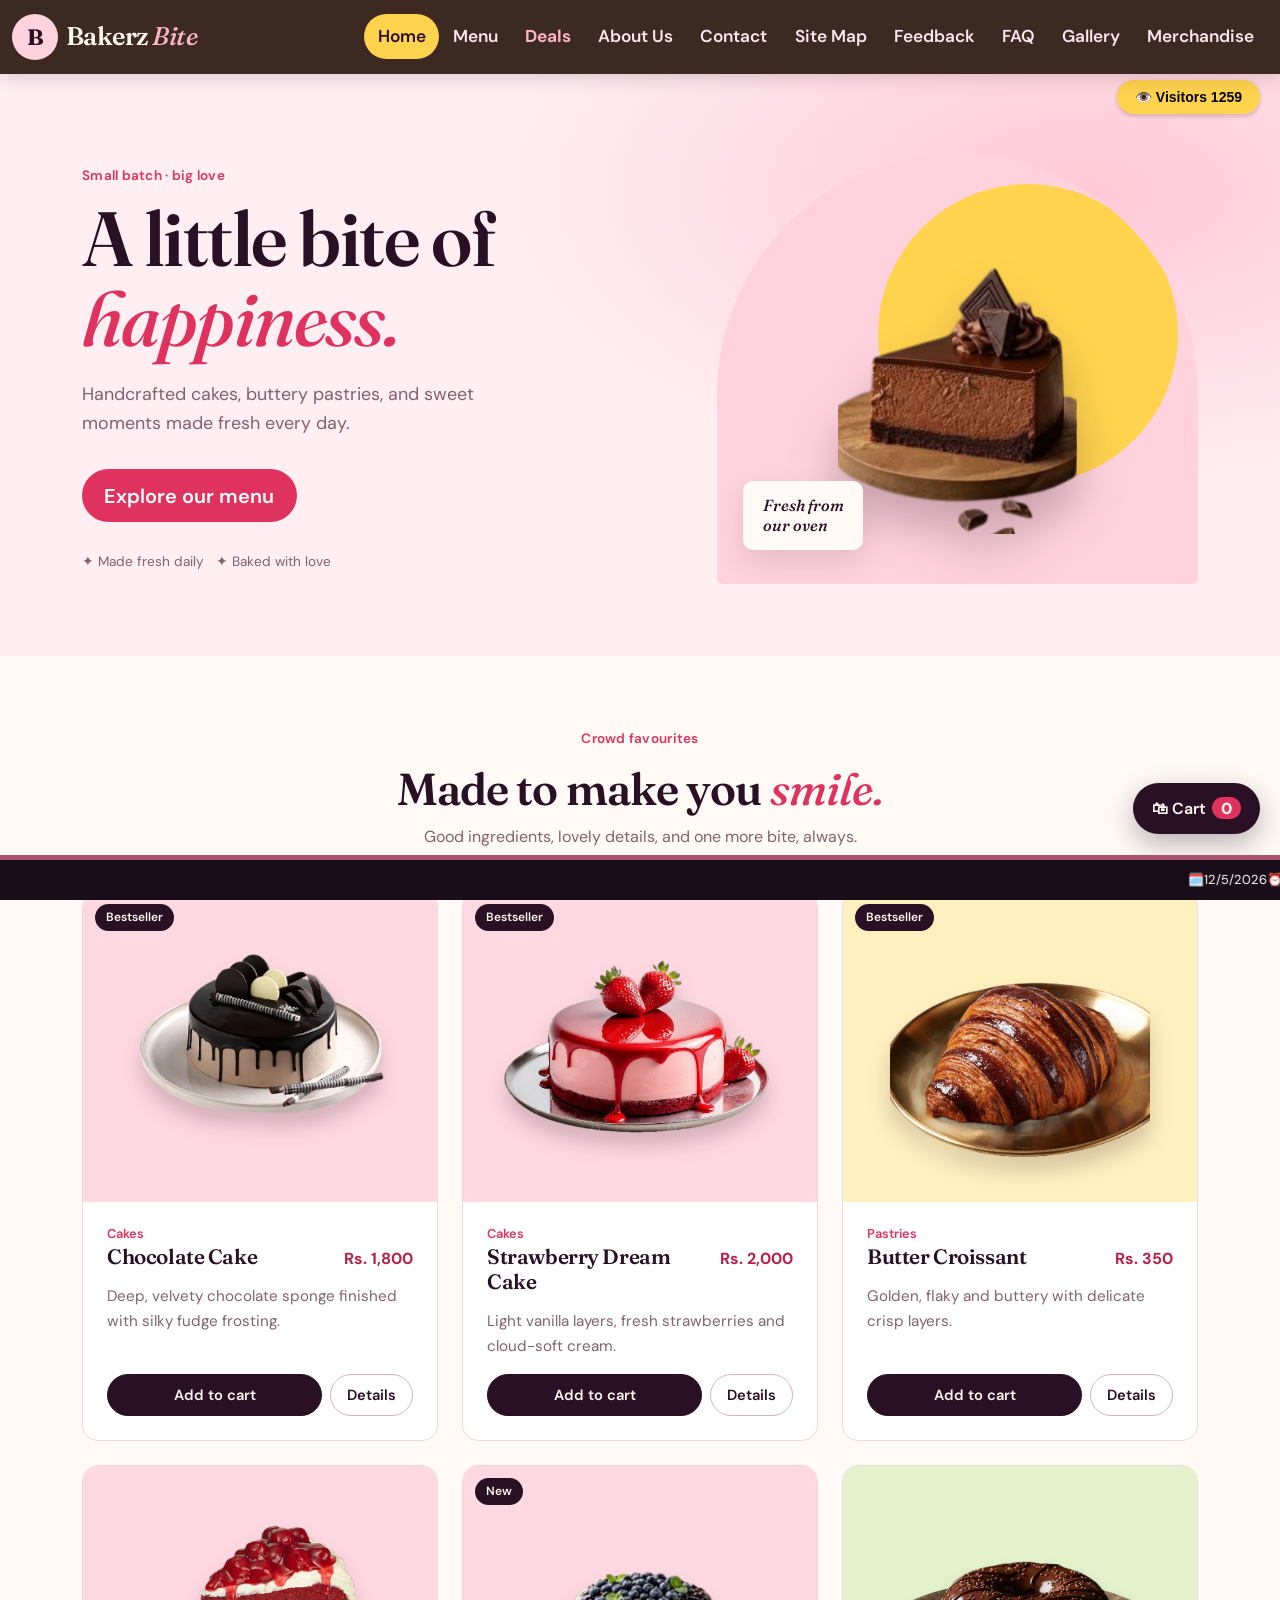
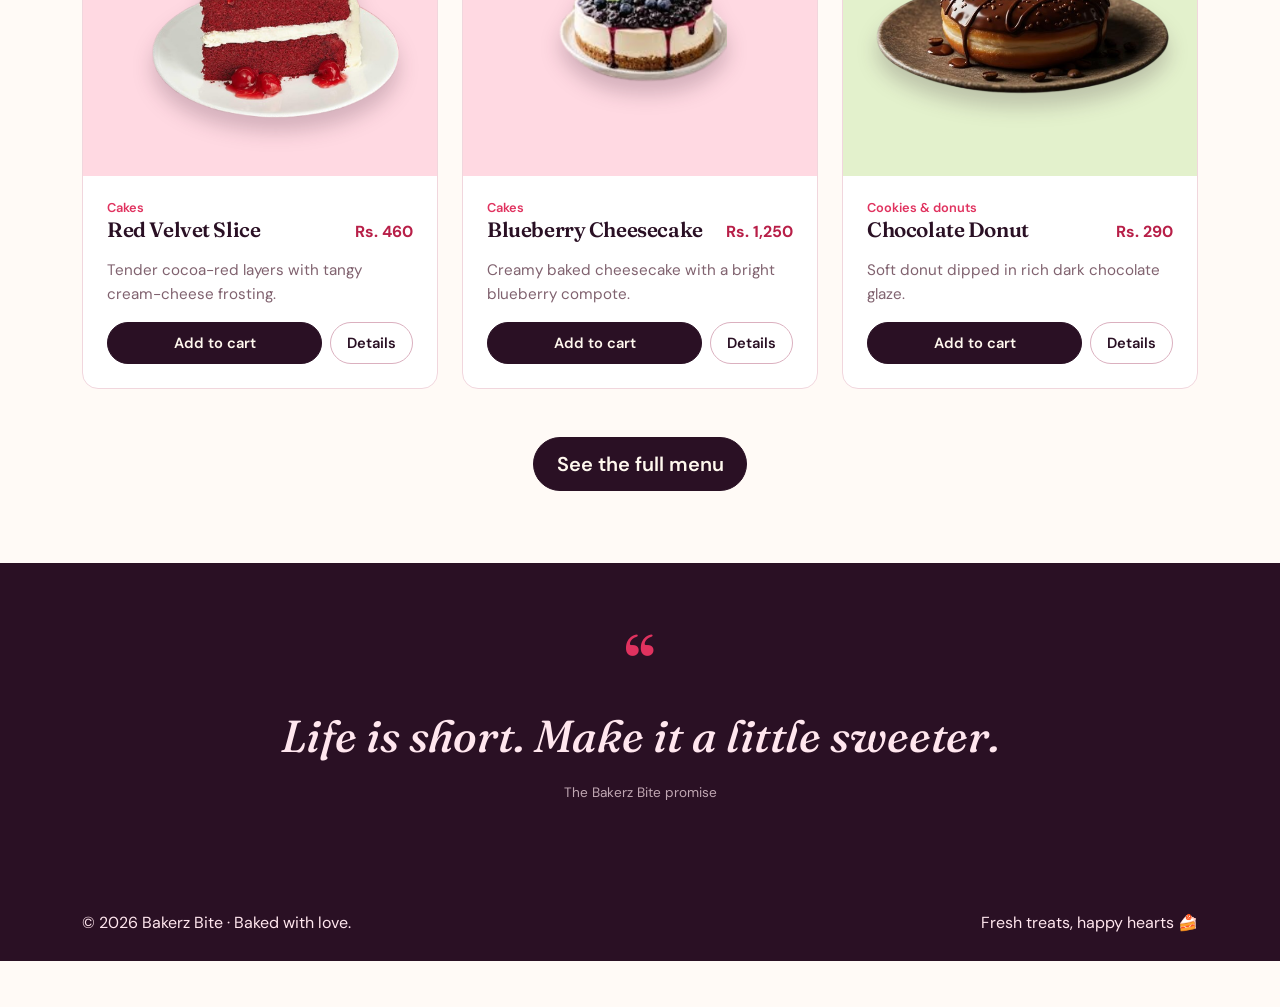
<file: index.html>
<!doctype html>
<html lang="en">

<head>
    <meta charset="utf-8">
    <meta name="viewport" content="width=device-width, initial-scale=1">
    <title>Bakerz Bite | Freshly Baked Happiness</title>
    <meta name="description" content="Fresh cakes, pastries, cookies and breads baked daily in North Nazimabad, Karachi.">
    <link href="https://cdn.jsdelivr.net/npm/bootstrap@5.3.3/dist/css/bootstrap.min.css" rel="stylesheet">
    <link href="css/style.css" rel="stylesheet">
</head>

<body>
    <nav class="navbar navbar-expand-xl navbar-dark sticky-top">
        <div class="container">
            <a class="navbar-brand d-flex align-items-center gap-2" href="index.html">
                <span class="brand-mark">B</span><span>Bakerz <em>Bite</em></span>
            </a>

            <button class="navbar-toggler" type="button" data-bs-toggle="collapse" data-bs-target="#mainNav">
                <span class="navbar-toggler-icon"></span>
            </button>
            <div class="collapse navbar-collapse" id="mainNav">
                <ul class="navbar-nav ms-auto">
                    <li class="nav-item"><a class="nav-link" href="index.html">Home</a></li>
                    <li class="nav-item"><a class="nav-link" href="menu.html">Menu</a></li>
                    <li class="nav-item"><a class="nav-link nav-deals" href="deals.html">Deals</a></li>
                    <li class="nav-item"><a class="nav-link" href="about.html">About Us</a></li>
                    <li class="nav-item"><a class="nav-link" href="contact.html">Contact</a></li>
                    <li class="nav-item"><a class="nav-link" href="sitemap.html">Site Map</a></li>
                    <li class="nav-item"><a class="nav-link" href="feedback.html">Feedback</a></li>
                    <li class="nav-item"><a class="nav-link" href="faq.html">FAQ</a></li>
                    <li class="nav-item"><a class="nav-link" href="gallery.html">Gallery</a></li>
                    <li class="nav-item"><a class="nav-link" href="merchandise.html">Merchandise</a></li>
                </ul>
            </div>
        </div>
    </nav>
    <div class="visitors-badge">
     👁️ Visitors <span id="visitorcount">1259</span>
    </div>
    <!-- ------------------main---------- -->
    <main>
        <section class="hero">
            <div class="container hero-grid">
                <div>
                    <p class="eyebrow">Small batch · big love</p>
                    <h1 class="hero-title">A little bite of<br><em>happiness.</em></h1>
                    <p class="hero-copy">Handcrafted cakes, buttery pastries, and sweet moments made fresh every day.
                    </p>
                    <a class="btn btn-cream btn-lg" id="btn-cream" href="menu.html">Explore our menu</a>
                    <div class="hero-note">✦ Made fresh daily &nbsp; ✦ Baked with love</div>
                </div>
                <div class="hero-art">
                    <div class="sun"></div>
                    <div class="cake-emoji">
                        <img src="images/headimg.png" alt="Chocolate mousse cake">
                    </div>
                    <div class="floating-tag">Fresh from<br>our oven</div>
                </div>
            </div>
        </section>
        <!-- -------- card ------------  -->
        <section class="section container">
            <div class="section-heading">
                <p class="eyebrow">Crowd favourites</p>
                <h2>Made to make you <em>smile.</em></h2>
                <p>Good ingredients, lovely details, and one more bite, always.</p>
            </div>
            <div class="row g-4" id="featuredGrid"></div>
            <div class="text-center mt-5"><a class="btn btn-brown btn-lg" href="menu.html">See the full menu</a></div>
        </section>
        <section class="quote-band">
            <div class="container">
                <span>“</span>
                <p>Life is short. Make it a little sweeter.</p><small>The Bakerz Bite promise</small>
            </div>
        </section>


        <div class="toast-container position-fixed bottom-0 end-0 p-3">
            <div id="cartToast" class="toast" role="status">
                <div class="toast-header"><strong class="me-auto">Bakerz Bite</strong>
                    <button type="button" class="btn-close" data-bs-dismiss="toast"></button>
                </div>
                <div class="toast-body" id="toastMessage">Added to cart!</div>
            </div>
        </div>

    </main>
    <!-- ---------------------------  -->
    <footer class="site-footer">
        <div class="container d-flex flex-wrap justify-content-between gap-2" style="font-size: medium;">
            <span>© 2026 Bakerz Bite · Baked with love.</span><span>Fresh treats, happy hearts 🍰</span>

        </div>
    </footer>

<div
        style="font-size: large; position: fixed; bottom: 0; left: 0; width: 100%; height: 45px; background-color:rgb(24, 13, 24); color: white; padding: 10px 0; z-index: 999999; font-size: 13px;  border-top: 5px solid rgb(168, 82, 111);">
        <marquee behavior="scroll" direction="left" scrollamount="5" onmouseover="this.stop()"
            onmouseout="this.start()">
            <span id="live-data-time"></span> | 📍 <span id="live-location">Location: North Nazimabad, karachi, Pakistan (24.86, 67.01)</span> |
            🔗 Quick Links:
            <a href="index.html" style="color: white; text-decoration: none; margin: 0% 8%;">Home</a> |
            <a href="menu.html" style="color: white; text-decoration: none; margin: 0% 8%;">Menu</a> |
            <a href="about.html" style="color:white; text-decoration: none; margin: 0% 8%;">About Us</a> |
            <a href="contact.html" style="color:white; text-decoration: none; margin: 0% 8%;">Contact</a> |
            <a href="sitemap.html" style="color: white; text-decoration: none; margin: 0% 8%;">Site Map</a> |
            <a href="feedback.html" style="color: white; text-decoration: none; margin: 0% 8%;">Feedback</a> |
            <a href="faq.html" style="color: white; text-decoration: none; margin: 0% 8%;">FAQ</a> |
            <a href="gallery.html" style="color: white; text-decoration: none; margin: 0% 8%;">Gallery</a> |
            <a href="merchandise.html" style="color: white; text-decoration: none; margin: 0% 8%;"> Merchandise</a> |
        </marquee>
    </div>


    <script src="https://code.jquery.com/jquery-3.7.1.min.js"></script>
    <script src="https://cdn.jsdelivr.net/npm/bootstrap@5.3.3/dist/js/bootstrap.bundle.min.js"></script>
    <script src="js/script.js"></script>
    <script src="js/site.js"></script>
    <script src="js/orders.js"></script>
</body>

</html>
</file>
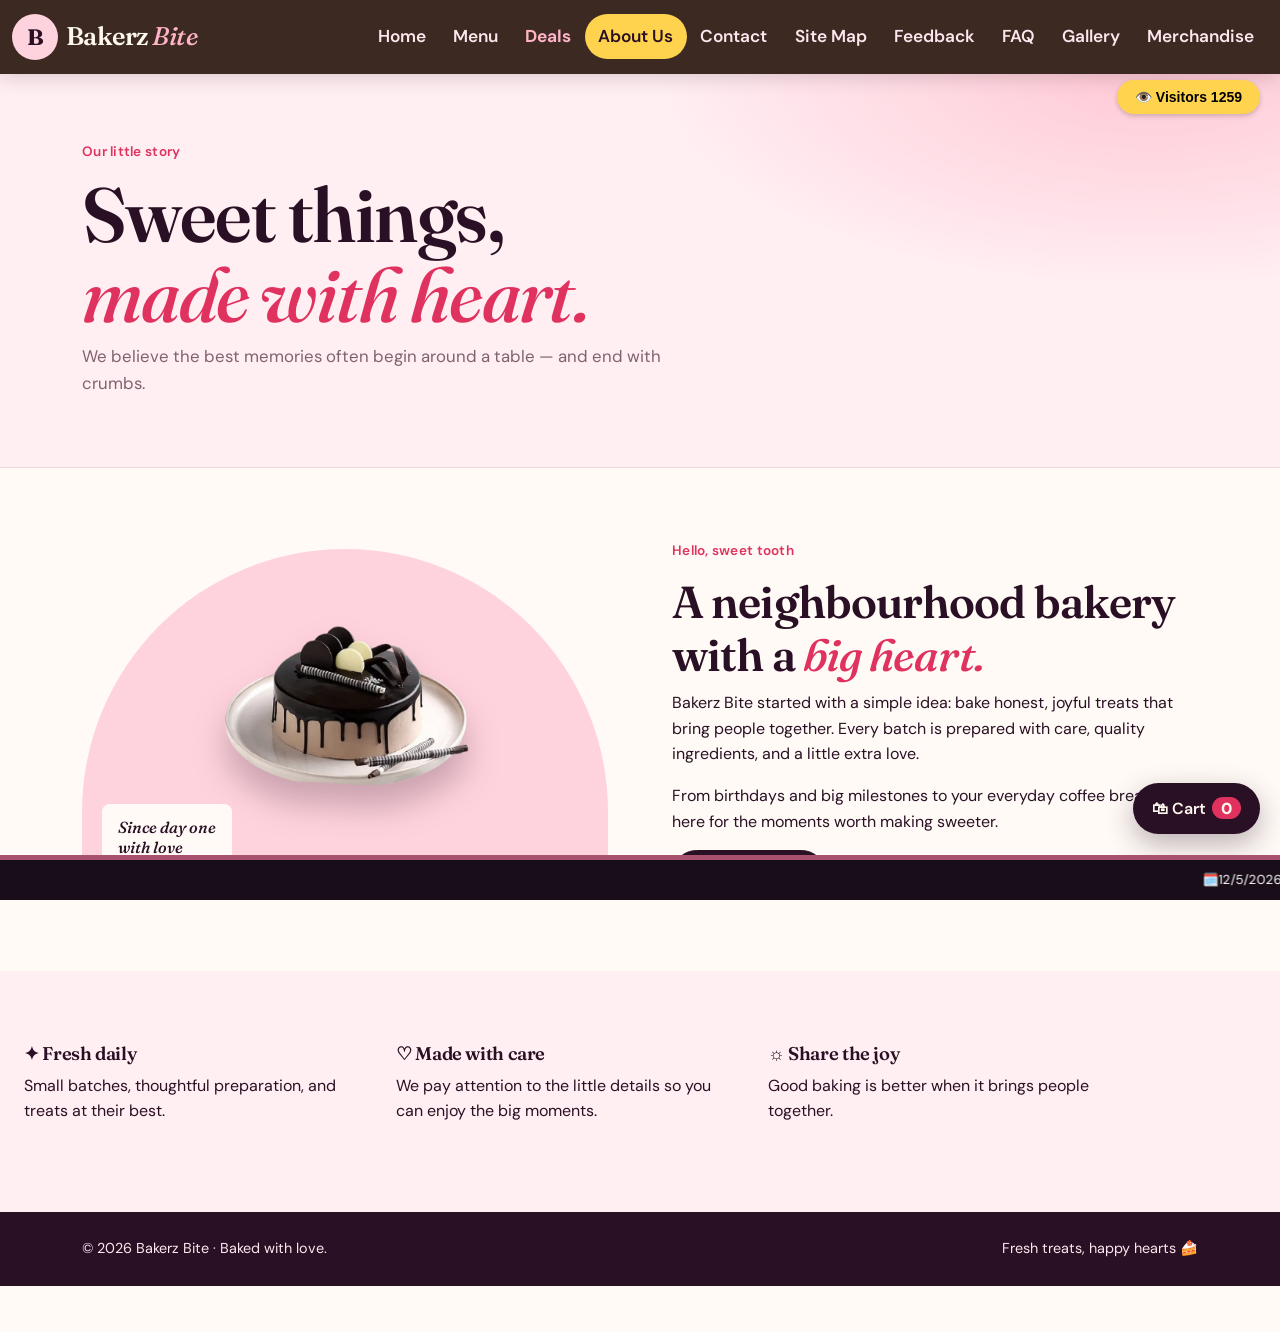
<file: about.html>
<!doctype html>
<html lang="en">

<head>
    <meta charset="utf-8">
    <meta name="viewport" content="width=device-width, initial-scale=1">
    <title>About Us | Bakerz Bite</title>
    <meta name="description" content="The story behind Bakerz Bite, a neighbourhood bakery in North Nazimabad, Karachi.">

    <link href="https://cdn.jsdelivr.net/npm/bootstrap@5.3.3/dist/css/bootstrap.min.css" rel="stylesheet">
    <link href="css/style.css" rel="stylesheet">
</head>

<body>

    <nav class="navbar navbar-expand-xl navbar-dark sticky-top">
        <div class="container">
            <a class="navbar-brand d-flex align-items-center gap-2" href="index.html">
                <span class="brand-mark">B</span><span>Bakerz <em>Bite</em></span>
            </a>

            <div class="visitors-badge">
                👁️ Visitors <span id="visitorcount">1259</span>
            </div>

            <button class="navbar-toggler" type="button" data-bs-toggle="collapse" data-bs-target="#mainNav">
                <span class="navbar-toggler-icon"></span>
            </button>

            <div class="collapse navbar-collapse" id="mainNav">
                <ul class="navbar-nav ms-auto">
                    <li class="nav-item"><a class="nav-link" href="index.html">Home</a></li>
                    <li class="nav-item"><a class="nav-link" href="menu.html">Menu</a></li>
                    <li class="nav-item"><a class="nav-link nav-deals" href="deals.html">Deals</a></li>
                    <li class="nav-item"><a class="nav-link" href="about.html">About Us</a></li>
                    <li class="nav-item"><a class="nav-link" href="contact.html">Contact</a></li>
                    <li class="nav-item"><a class="nav-link" href="sitemap.html">Site Map</a></li>
                    <li class="nav-item"><a class="nav-link" href="feedback.html">Feedback</a></li>
                    <li class="nav-item"><a class="nav-link" href="faq.html">FAQ</a></li>
                    <li class="nav-item"><a class="nav-link" href="gallery.html">Gallery</a></li>
                    <li class="nav-item"><a class="nav-link" href="merchandise.html">Merchandise</a></li>
                </ul>
            </div>
        </div>
    </nav>
    <!-- ---------------------------- -->
    <main>
        <section class="page-hero">
            <div class="container">
                <p class="eyebrow">Our little story</p>
                <h1>Sweet things,<br><em>made with heart.</em></h1>
                <p>We believe the best memories often begin around a table — and end with crumbs.</p>
            </div>
        </section>

        <section class="container section split">
            <div class="story-art"><img src="images/chocalatecake.png" alt=""><span>Since day one<br>with love</span>
            </div>
            <div>
                <p class="eyebrow">Hello, sweet tooth</p>
                <h2>A neighbourhood bakery with a <em>big heart.</em></h2>
                <p>Bakerz Bite started with a simple idea: bake honest, joyful treats that bring people together. Every
                    batch is prepared with care, quality ingredients, and a little extra love.</p>
                <p>From birthdays and big milestones to your everyday coffee break, we're here for the moments worth
                    making sweeter.</p>
                <a class="btn btn-brown" href="menu.html">Taste the love</a>
            </div>
        </section>

        <section class="values">
            <div class="container row g-4">
                <div class="col-md-4">
                    <h3>✦ Fresh daily</h3>
                    <p>Small batches, thoughtful preparation, and treats at their best.</p>
                </div>

                <div class="col-md-4">
                    <h3>♡ Made with care</h3>
                    <p>We pay attention to the little details so you can enjoy the big moments.</p>
                </div>

                <div class="col-md-4">
                    <h3>☼ Share the joy</h3>
                    <p>Good baking is better when it brings people together.</p>
                </div>
            </div>
        </section>
    </main>
    <!-- ---------------------------- -->
    <footer class="site-footer">
        <div class="container d-flex flex-wrap justify-content-between gap-2">
            <span>© 2026 Bakerz Bite · Baked with love.</span>
            <span>Fresh treats, happy hearts 🍰</span>
        </div>
    </footer>

   <div
        style="font-size: large; position: fixed; bottom: 0; left: 0; width: 100%; height: 45px; background-color:rgb(24, 13, 24); color: white; padding: 10px 0; z-index: 999999; font-size: 13px;  border-top: 5px solid rgb(168, 82, 111);">
        <marquee behavior="scroll" direction="left" scrollamount="5" onmouseover="this.stop()"
            onmouseout="this.start()">
            <span id="live-data-time"></span> | 📍 <span id="live-location">Location: North Nazimabad, karachi, Pakistan (24.86, 67.01)</span> |
            🔗 Quick Links:
            <a href="index.html" style="color: white; text-decoration: none; margin: 0% 8%;">Home</a> |
            <a href="menu.html" style="color: white; text-decoration: none; margin: 0% 8%;">Menu</a> |
            <a href="about.html" style="color:white; text-decoration: none; margin: 0% 8%;">About Us</a> |
            <a href="contact.html" style="color:white; text-decoration: none; margin: 0% 8%;">Contact</a> |
            <a href="sitemap.html" style="color: white; text-decoration: none; margin: 0% 8%;">Site Map</a> |
            <a href="feedback.html" style="color: white; text-decoration: none; margin: 0% 8%;">Feedback</a> |
            <a href="faq.html" style="color: white; text-decoration: none; margin: 0% 8%;">FAQ</a> |
            <a href="gallery.html" style="color: white; text-decoration: none; margin: 0% 8%;">Gallery</a> |
            <a href="merchandise.html" style="color: white; text-decoration: none; margin: 0% 8%;"> Merchandise</a> |
        </marquee>
    </div>



    <script src="https://code.jquery.com/jquery-3.7.1.min.js"></script>
    <script src="https://cdn.jsdelivr.net/npm/bootstrap@5.3.3/dist/js/bootstrap.bundle.min.js"></script>
    <script src="js/script.js"></script>
    <script src="js/site.js"></script>
    <script src="js/orders.js"></script>

</body>

</html>
</file>
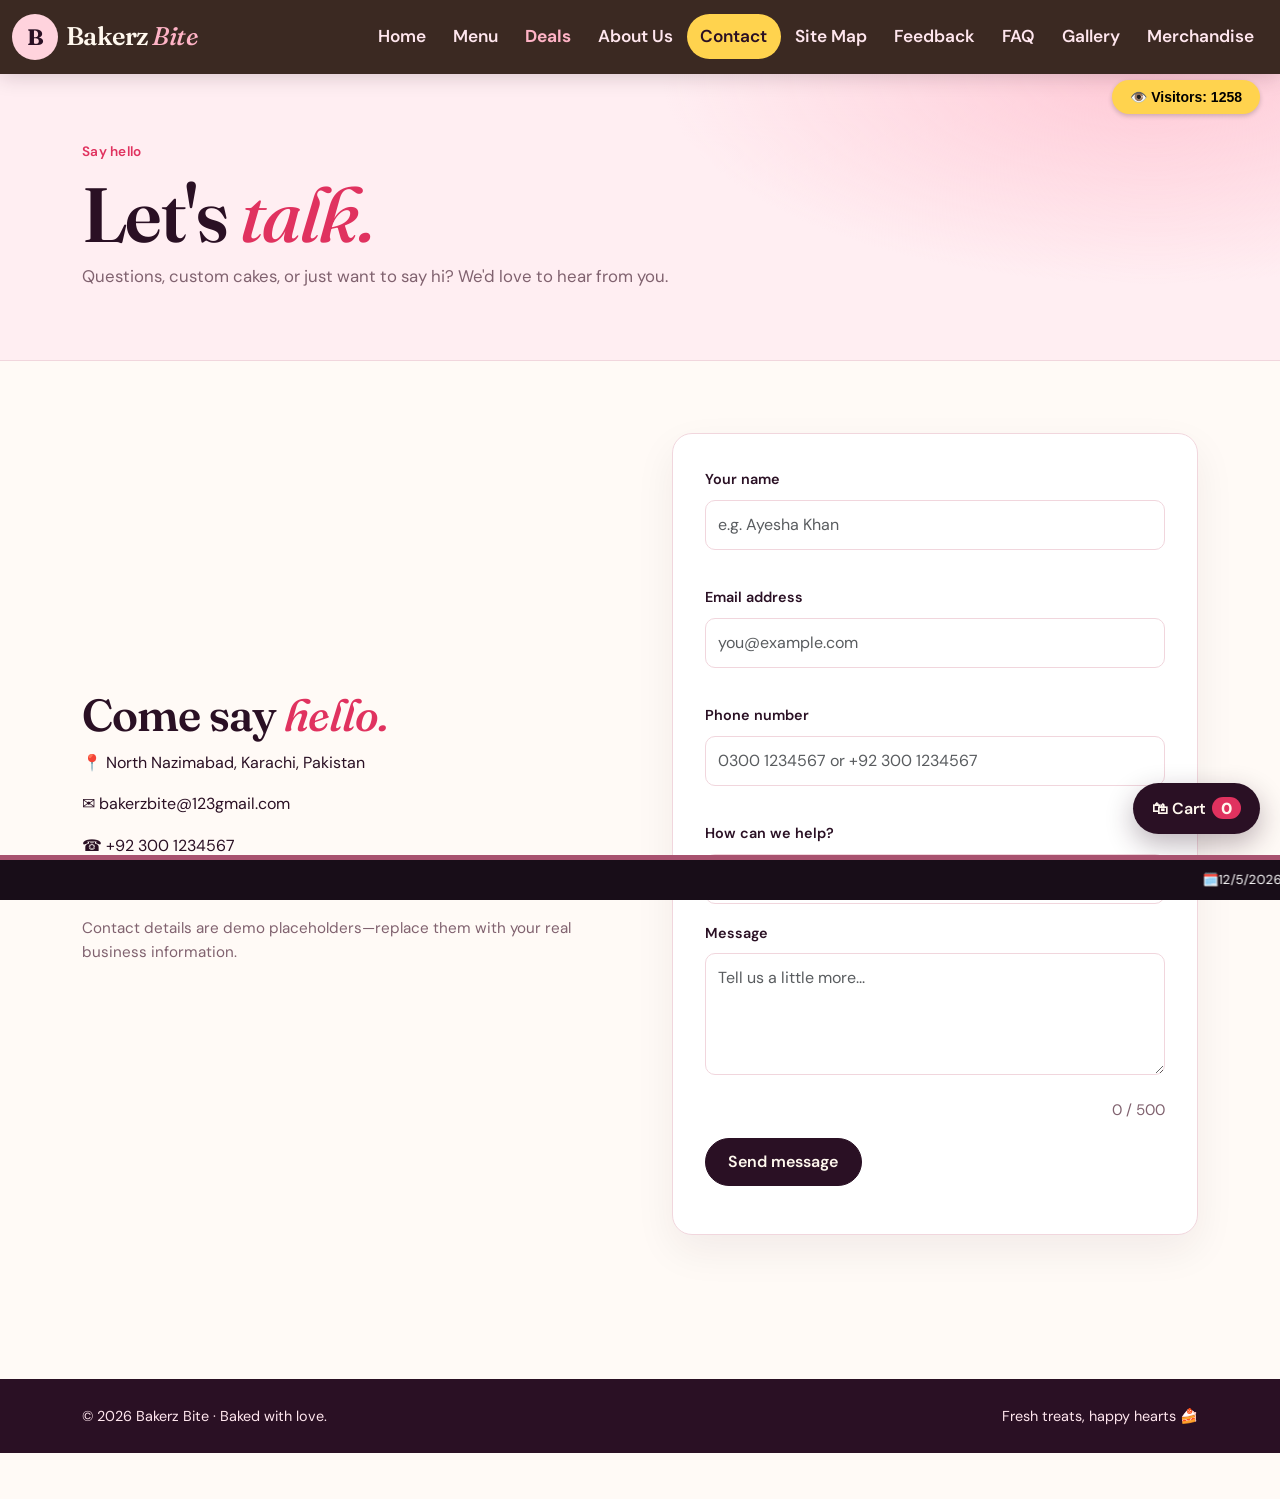
<file: contact.html>
<!doctype html>
<html lang="en">

<head>
    <meta charset="utf-8">
    <meta name="viewport" content="width=device-width, initial-scale=1">
    <title>Contact | Bakerz Bite</title>
    <meta name="description" content="Contact Bakerz Bite for questions, custom cakes and event catering.">

    <link href="https://cdn.jsdelivr.net/npm/bootstrap@5.3.3/dist/css/bootstrap.min.css" rel="stylesheet">
    <link href="css/style.css" rel="stylesheet">

</head>

<body>

    <nav class="navbar navbar-expand-xl navbar-dark sticky-top">
        <div class="container">
            <a class="navbar-brand d-flex align-items-center gap-2" href="index.html">
                <span class="brand-mark">B</span><span>Bakerz <em>Bite</em></span>
            </a>

            <div class="visitors-badge">
                👁️ Visitors: <span id="visitorcount">1258</span>
            </div>

            <button class="navbar-toggler" type="button" data-bs-toggle="collapse" data-bs-target="#mainNav">
                <span class="navbar-toggler-icon"></span>
            </button>

            <div class="collapse navbar-collapse" id="mainNav">
                <ul class="navbar-nav ms-auto">
                    <li class="nav-item"><a class="nav-link" href="index.html">Home</a></li>
                    <li class="nav-item"><a class="nav-link" href="menu.html">Menu</a></li>
                    <li class="nav-item"><a class="nav-link nav-deals" href="deals.html">Deals</a></li>
                    <li class="nav-item"><a class="nav-link" href="about.html">About Us</a></li>
                    <li class="nav-item"><a class="nav-link" href="contact.html">Contact</a></li>
                    <li class="nav-item"><a class="nav-link" href="sitemap.html">Site Map</a></li>
                    <li class="nav-item"><a class="nav-link" href="feedback.html">Feedback</a></li>
                    <li class="nav-item"><a class="nav-link" href="faq.html">FAQ</a></li>
                    <li class="nav-item"><a class="nav-link" href="gallery.html">Gallery</a></li>
                    <li class="nav-item"><a class="nav-link" href="merchandise.html">Merchandise</a></li>
                </ul>
            </div>
        </div>
    </nav>
    <!-- ---------------------------- -->
    <main>
        <section class="page-hero">
            <div class="container">
                <p class="eyebrow">Say hello</p>
                <h1>Let's <em>talk.</em></h1>
                <p>Questions, custom cakes, or just want to say hi? We'd love to hear from you.</p>
            </div>
        </section>

        <section class="container section split">
            <div>
                <h2>Come say <em>hello.</em></h2>
                <p>📍 North Nazimabad, Karachi, Pakistan</p>
                <p>✉ bakerzbite@123gmail.com</p>
                <p>☎ +92 300 1234567</p>
                <p>🕘 Mon–Sat: 9:00 AM – 8:00 PM</p>
                <p class="muted">Contact details are demo placeholders—replace them with your real business information.
                </p>
            </div>

            <form class="form-card needs-validation" id="contactForm" novalidate>
                <label class="form-label" for="cName">Your name</label>
                <input class="form-control mb-1" id="cName" name="name" placeholder="e.g. Ayesha Khan" maxlength="40" autocomplete="name">
                <div class="field-error mb-3"></div>

                <label class="form-label" for="cEmail">Email address</label>
                <input class="form-control mb-1" id="cEmail" name="email" placeholder="you@example.com" autocomplete="email">
                <div class="field-error mb-3"></div>

                <label class="form-label" for="cPhone">Phone number</label>
                <input class="form-control mb-1" id="cPhone" name="phone" placeholder="0300 1234567 or +92 300 1234567" autocomplete="tel">
                <div class="field-error mb-3"></div>

                <label class="form-label" for="cTopic">How can we help?</label>
                <select class="form-select mb-3" id="cTopic" name="topic">
                    <option>General question</option>
                    <option>Custom cake order</option>
                    <option>Event catering</option>
                </select>

                <label class="form-label" for="cMessage">Message</label>
                <textarea class="form-control mb-1" id="cMessage" name="message" rows="4" maxlength="500" placeholder="Tell us a little more..."></textarea>
                <div class="field-error mb-1"></div>
                <small class="char-count muted d-block mb-3" data-for="cMessage">0 / 500</small>

                <button class="btn btn-brown" type="submit">Send message</button>
                <p class="form-feedback mt-3" aria-live="polite"></p>
            </form>
        </section>

        <section class="container section narrow pt-0">
            <div class="saved-box" id="savedContacts" hidden>
                <div class="d-flex justify-content-between align-items-center mb-2">
                    <h3 class="h5 m-0">Your saved messages</h3>
                    <button type="button" class="btn btn-sm btn-cream" data-clear="bb_contacts">Clear all</button>
                </div>
                <div class="saved-list"></div>
            </div>
        </section>
    </main>
    <!-- ---------------------------- -->
    <footer class="site-footer">
        <div class="container d-flex flex-wrap justify-content-between gap-2">
            <span>© 2026 Bakerz Bite · Baked with love.</span>
            <span>Fresh treats, happy hearts 🍰</span>
        </div>
    </footer>

<div
        style="font-size: large; position: fixed; bottom: 0; left: 0; width: 100%; height: 45px; background-color:rgb(24, 13, 24); color: white; padding: 10px 0; z-index: 999999; font-size: 13px;  border-top: 5px solid rgb(168, 82, 111);">
        <marquee behavior="scroll" direction="left" scrollamount="5" onmouseover="this.stop()"
            onmouseout="this.start()">
            <span id="live-data-time"></span> | 📍 <span id="live-location">Location: North Nazimabad, karachi, Pakistan (24.86, 67.01)</span> |
            🔗 Quick Links:
            <a href="index.html" style="color: white; text-decoration: none; margin: 0% 8%;">Home</a> |
            <a href="menu.html" style="color: white; text-decoration: none; margin: 0% 8%;">Menu</a> |
            <a href="about.html" style="color:white; text-decoration: none; margin: 0% 8%;">About Us</a> |
            <a href="contact.html" style="color:white; text-decoration: none; margin: 0% 8%;">Contact</a> |
            <a href="sitemap.html" style="color: white; text-decoration: none; margin: 0% 8%;">Site Map</a> |
            <a href="feedback.html" style="color: white; text-decoration: none; margin: 0% 8%;">Feedback</a> |
            <a href="faq.html" style="color: white; text-decoration: none; margin: 0% 8%;">FAQ</a> |
            <a href="gallery.html" style="color: white; text-decoration: none; margin: 0% 8%;">Gallery</a> |
            <a href="merchandise.html" style="color: white; text-decoration: none; margin: 0% 8%;"> Merchandise</a> |
        </marquee>
    </div>



    <script src="https://code.jquery.com/jquery-3.7.1.min.js"></script>
    <script src="https://cdn.jsdelivr.net/npm/bootstrap@5.3.3/dist/js/bootstrap.bundle.min.js"></script>
    <script src="js/script.js"></script>
    <script src="js/site.js"></script>
    <script src="js/orders.js"></script>
    <script src="js/forms.js"></script>

</body>

</html>
</file>
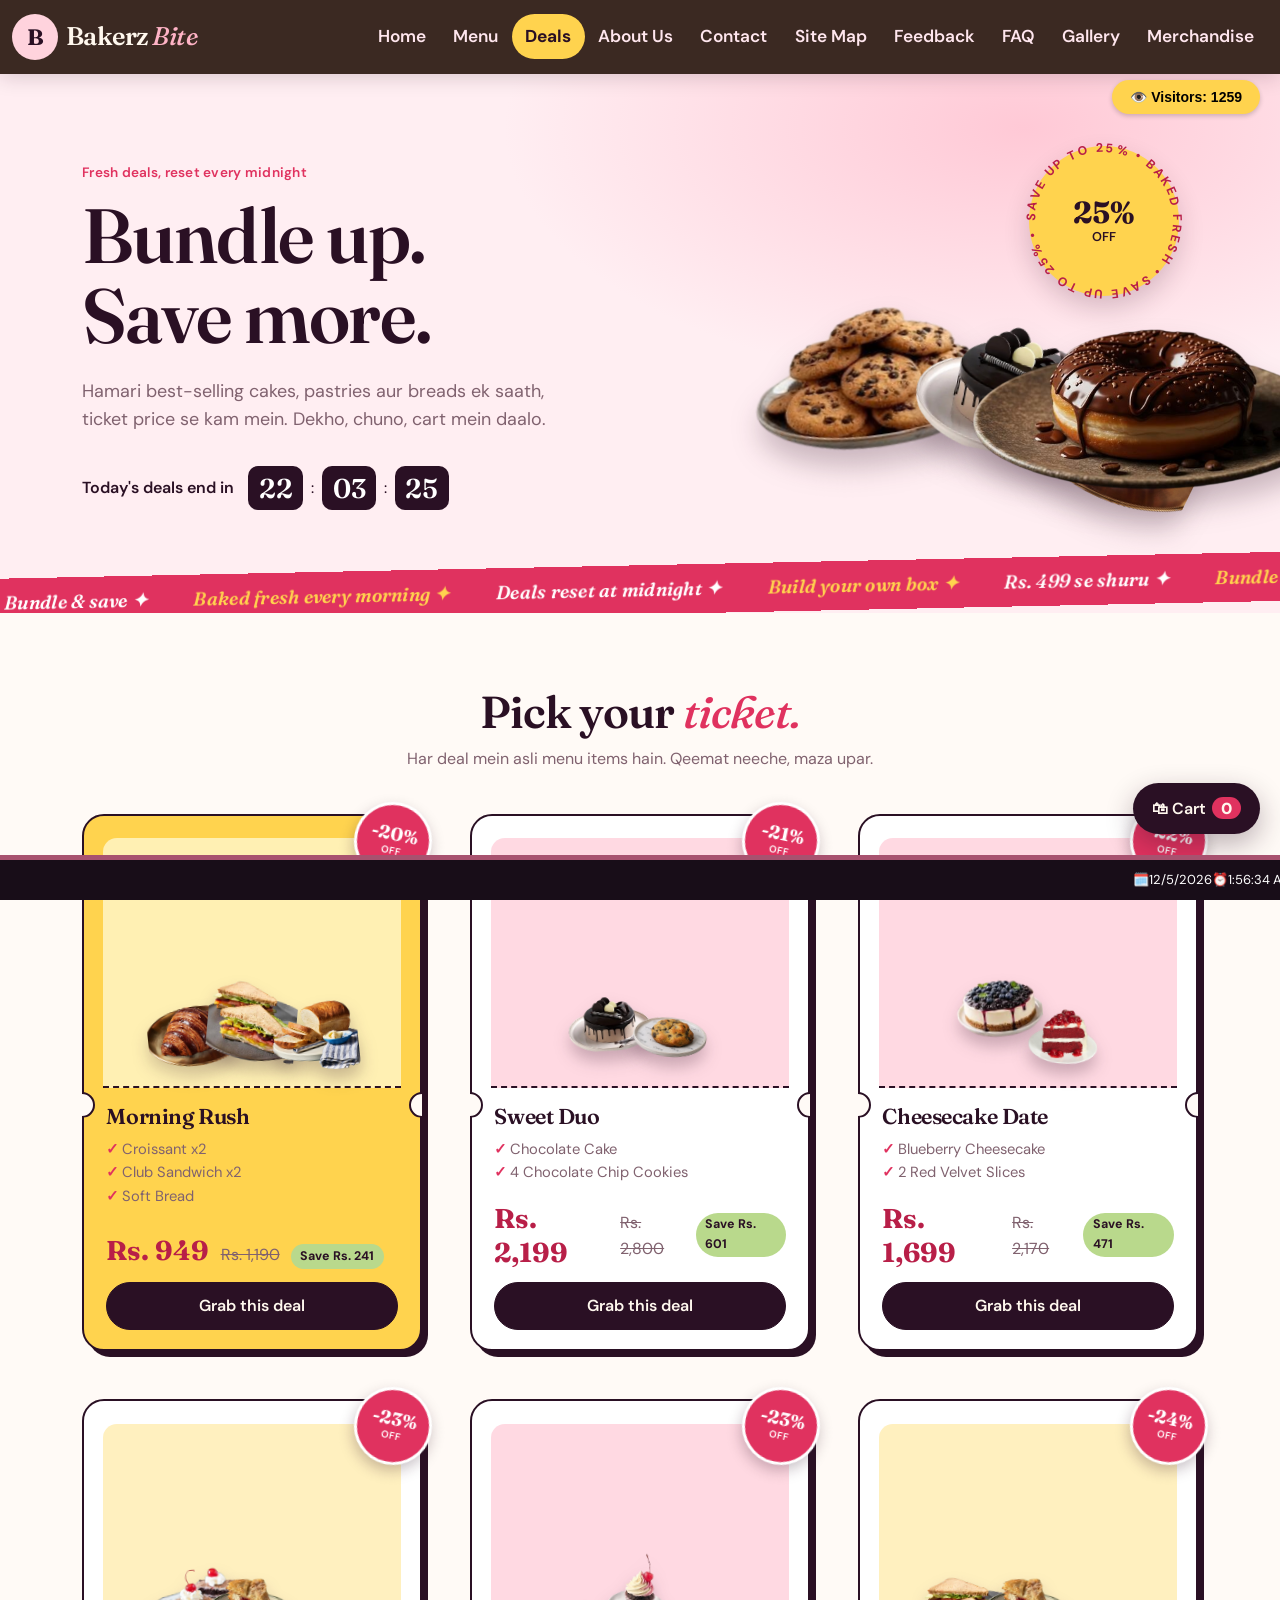
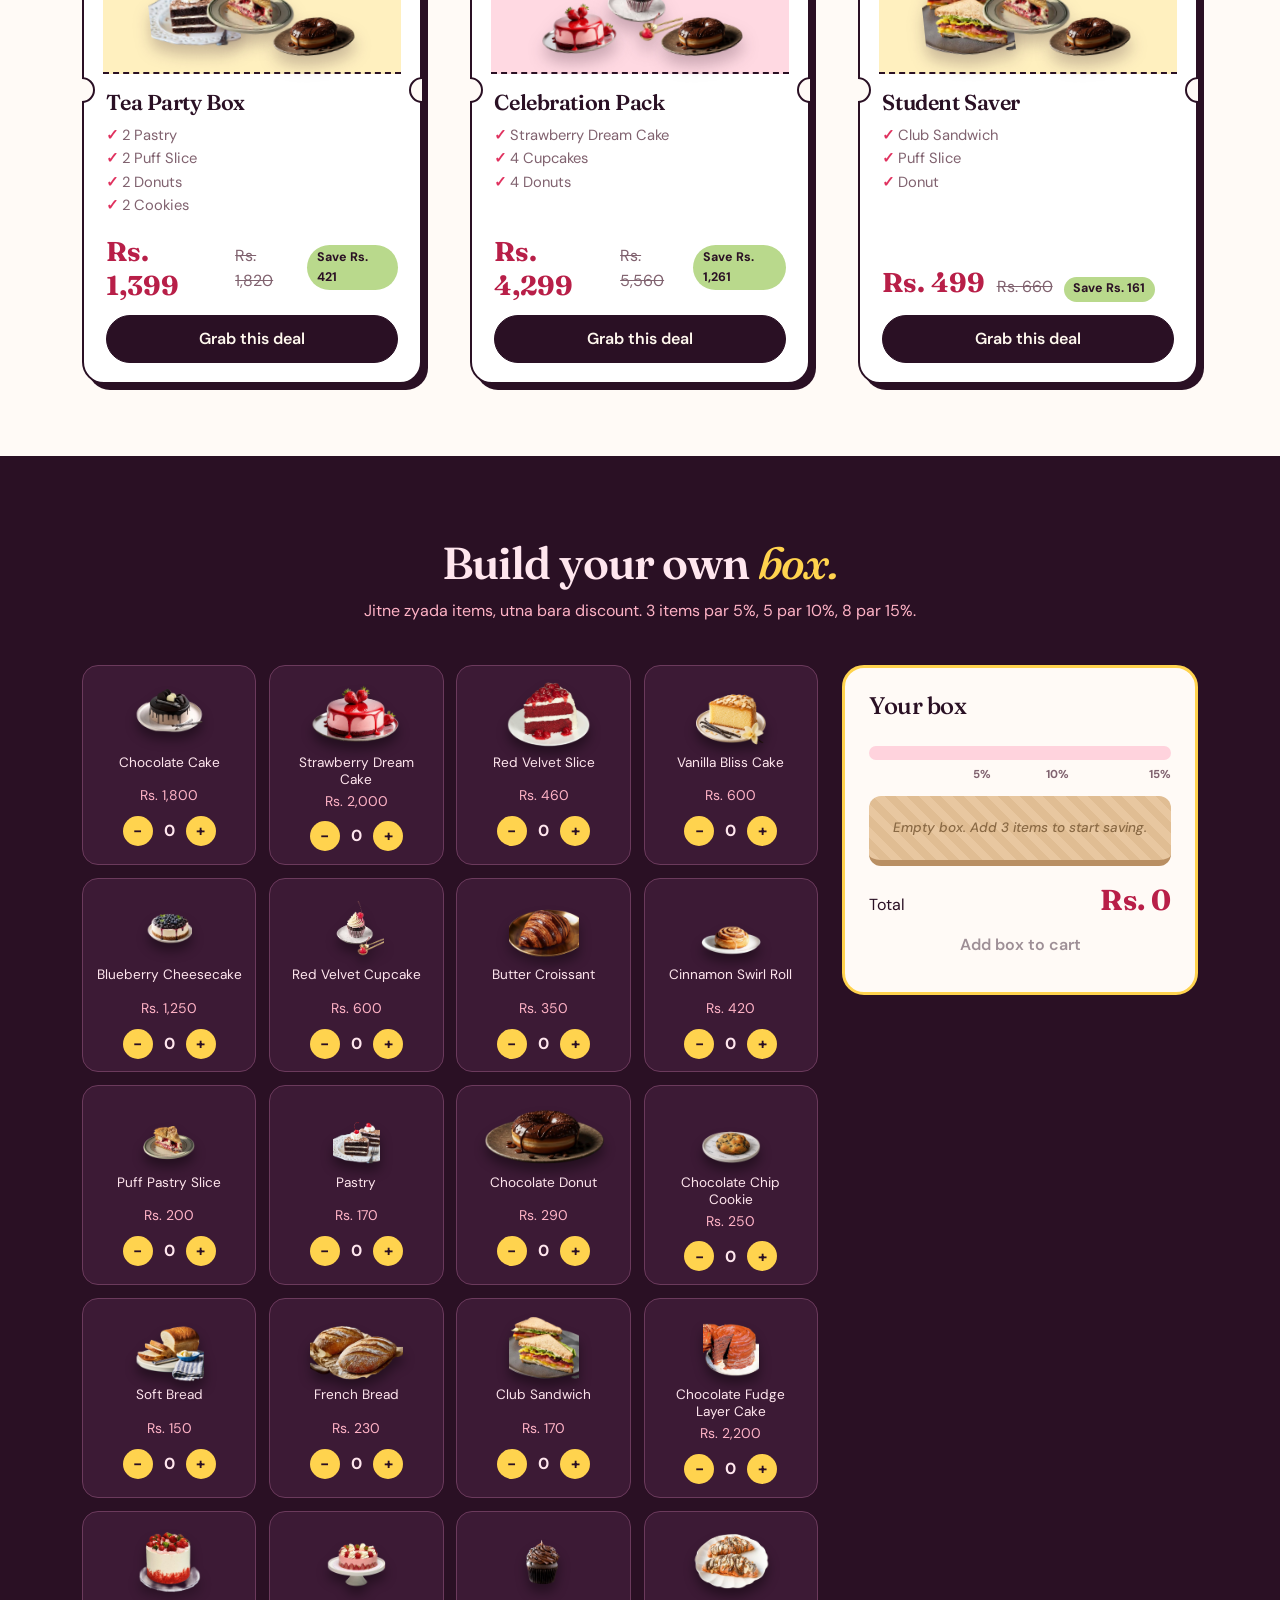
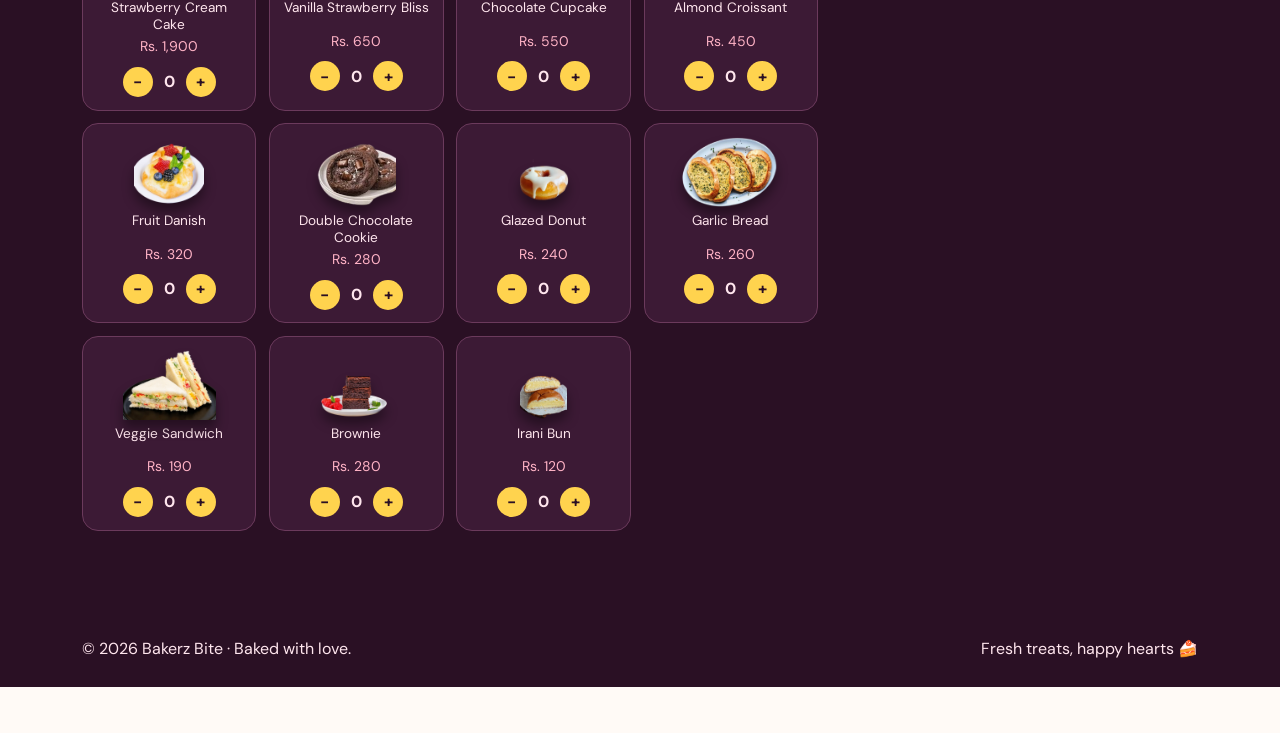
<file: deals.html>
<!doctype html>
<html lang="en">

<head>
    <meta charset="utf-8">
    <meta name="viewport" content="width=device-width, initial-scale=1">
    <title>Deals | Bakerz Bite</title>
    <meta name="description" content="Special bakery deals and combo boxes from Bakerz Bite.">
    <link href="https://cdn.jsdelivr.net/npm/bootstrap@5.3.3/dist/css/bootstrap.min.css" rel="stylesheet">
    <link href="css/style.css" rel="stylesheet">
</head>

<body>
    <nav class="navbar navbar-expand-xl navbar-dark sticky-top">
        <div class="container">
            <a class="navbar-brand d-flex align-items-center gap-2" href="index.html">
                <span class="brand-mark">B</span><span>Bakerz <em>Bite</em></span>
            </a>

            <div class="visitors-badge">
                👁️ Visitors: <span id="visitorcount">1259</span>
            </div>

            <button class="navbar-toggler" type="button" data-bs-toggle="collapse" data-bs-target="#mainNav">
                <span class="navbar-toggler-icon"></span>
            </button>
            <div class="collapse navbar-collapse" id="mainNav">
                <ul class="navbar-nav ms-auto">
                    <li class="nav-item"><a class="nav-link" href="index.html">Home</a></li>
                    <li class="nav-item"><a class="nav-link" href="menu.html">Menu</a></li>
                    <li class="nav-item"><a class="nav-link nav-deals" href="deals.html">Deals</a></li>
                    <li class="nav-item"><a class="nav-link" href="about.html">About Us</a></li>
                    <li class="nav-item"><a class="nav-link" href="contact.html">Contact</a></li>
                    <li class="nav-item"><a class="nav-link" href="sitemap.html">Site Map</a></li>
                    <li class="nav-item"><a class="nav-link" href="feedback.html">Feedback</a></li>
                    <li class="nav-item"><a class="nav-link" href="faq.html">FAQ</a></li>
                    <li class="nav-item"><a class="nav-link" href="gallery.html">Gallery</a></li>
                    <li class="nav-item"><a class="nav-link" href="merchandise.html">Merchandise</a></li>
                </ul>
            </div>
        </div>
    </nav>
    <!-- ------------------main---------- -->
    <main>
        <section class="d-hero">
            <div class="container d-hero-grid">
                <div>
                    <p class="eyebrow">Fresh deals, reset every midnight</p>
                    <h1><span>Bundle up.</span><br><span>Save more.</span></h1>
                    <p class="hero-copy">Hamari best-selling cakes, pastries aur breads ek saath, ticket price se kam
                        mein. Dekho, chuno, cart mein daalo.</p>
                    <div class="d-clock" id="clock"><b>Today's deals end in</b><span class="d-digit"
                            id="h">00</span>:<span class="d-digit" id="m">00</span>:<span class="d-digit"
                            id="s">00</span></div>
                </div>
                <div class="d-fan" aria-hidden="true">
                    <div class="d-sticker"><svg viewBox="0 0 150 150">
                            <defs>
                                <path id="c" d="M75 75m-64 0a64 64 0 1 1 128 0a64 64 0 1 1-128 0" />
                            </defs><text>
                                <textPath href="#c">SAVE UP TO 25% • BAKED FRESH • SAVE UP TO 25% • </textPath>
                            </text>
                        </svg>
                        <div>25%<small>OFF</small></div>
                    </div>
                    <img src="images/cookie2.png" alt=""><img src="images/chocalatecake.png" alt=""><img
                        src="images/croissant.png" alt=""><img src="images/donuts.png" alt="">
                </div>
            </div>
            <div class="d-marquee" aria-hidden="true">
                <div id="mq"></div>
            </div>
        </section>

        <section class="section container">
            <div class="section-heading">
                <h2>Pick your <em>ticket.</em></h2>
                <p>Har deal mein asli menu items hain. Qeemat neeche, maza upar.</p>
            </div>
            <div class="row g-4 g-lg-5" id="dealGrid"></div>
        </section>

        <section class="d-build">
            <div class="container">
                <div class="section-heading">
                    <h2>Build your own <em>box.</em></h2>
                    <p style="color:#ffb3c6">Jitne zyada items, utna bara discount. 3 items par 5%, 5 par 10%, 8 par
                        15%.</p>
                </div>
                <div class="row g-4">
                    <div class="col-lg-8">
                        <div class="d-tiles" id="tiles"></div>
                    </div>
                    <div class="col-lg-4">
                        <div class="d-panel">
                            <h3 class="h4">Your box</h3>
                            <div class="d-bar"><i id="bar"></i><u style="left:37.5%" id="t3">5%</u><u style="left:62.5%"
                                    id="t5">10%</u><u style="left:100%;transform:translateX(-100%)" id="t8">15%</u>
                            </div>
                            <div class="d-box" id="box"></div>
                            <p class="muted mt-2 mb-0" id="hint"></p>
                            <div class="d-total"><span>Total</span><span><s class="muted" id="old"></s> <strong
                                        id="new">Rs. 0</strong></span></div>
                            <button class="btn btn-cream w-100" id="addBox" disabled>Add box to cart</button>
                        </div>
                    </div>
                </div>
            </div>
        </section>
    </main>
    <!-- --------------------------- -->
    <footer class="site-footer">
        <div class="container d-flex flex-wrap justify-content-between gap-2" style="font-size: medium;">
            <span>© 2026 Bakerz Bite · Baked with love.</span><span>Fresh treats, happy hearts 🍰</span>

        </div>
    </footer>


<div
        style="font-size: large; position: fixed; bottom: 0; left: 0; width: 100%; height: 45px; background-color:rgb(24, 13, 24); color: white; padding: 10px 0; z-index: 999999; font-size: 13px;  border-top: 5px solid rgb(168, 82, 111);">
        <marquee behavior="scroll" direction="left" scrollamount="5" onmouseover="this.stop()"
            onmouseout="this.start()">
            <span id="live-data-time"></span> | 📍 <span id="live-location">Location: North Nazimabad, karachi, Pakistan (24.86, 67.01)</span> |
            🔗 Quick Links:
            <a href="index.html" style="color: white; text-decoration: none; margin: 0% 8%;">Home</a> |
            <a href="menu.html" style="color: white; text-decoration: none; margin: 0% 8%;">Menu</a> |
            <a href="about.html" style="color:white; text-decoration: none; margin: 0% 8%;">About Us</a> |
            <a href="contact.html" style="color:white; text-decoration: none; margin: 0% 8%;">Contact</a> |
            <a href="sitemap.html" style="color: white; text-decoration: none; margin: 0% 8%;">Site Map</a> |
            <a href="feedback.html" style="color: white; text-decoration: none; margin: 0% 8%;">Feedback</a> |
            <a href="faq.html" style="color: white; text-decoration: none; margin: 0% 8%;">FAQ</a> |
            <a href="gallery.html" style="color: white; text-decoration: none; margin: 0% 8%;">Gallery</a> |
            <a href="merchandise.html" style="color: white; text-decoration: none; margin: 0% 8%;"> Merchandise</a> |
        </marquee>
    </div>



    <script src="https://code.jquery.com/jquery-3.7.1.min.js"></script>
    <script src="https://cdn.jsdelivr.net/npm/bootstrap@5.3.3/dist/js/bootstrap.bundle.min.js"></script>
    <script src="js/script.js"></script>
    <script src="js/site.js"></script>
    <script src="js/orders.js"></script>
    <script src="js/deals.js"></script>
</body>

</html>
</file>
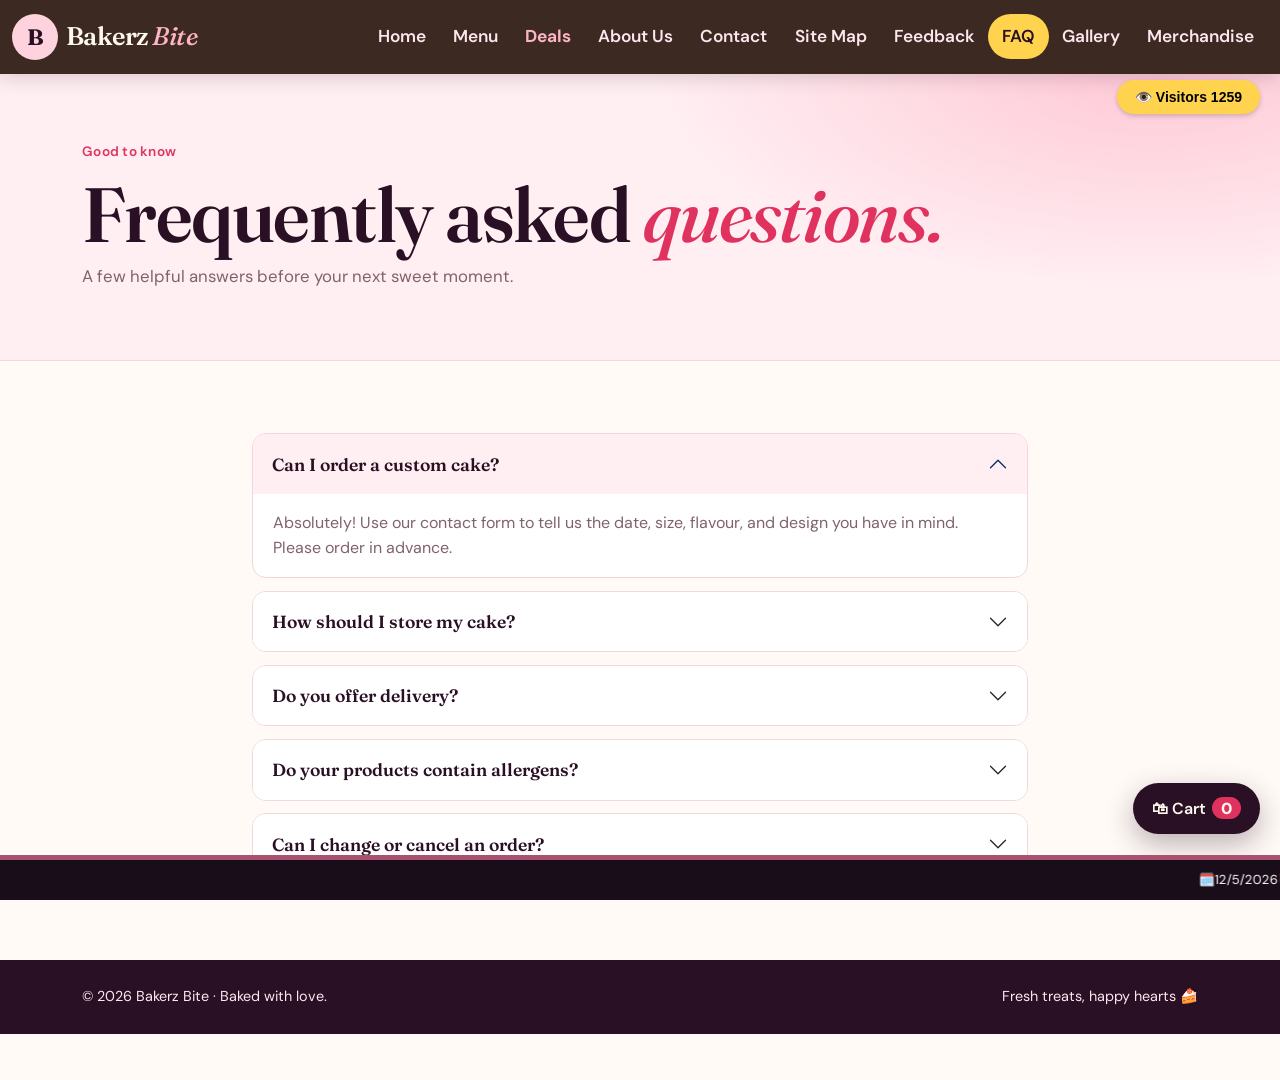
<file: faq.html>
<!doctype html>
<html lang="en">

<head>
    <meta charset="utf-8">
    <meta name="viewport" content="width=device-width, initial-scale=1">
    <title>FAQ | Bakerz Bite</title>
    <meta name="description" content="Answers to common questions about orders, ingredients and delivery at Bakerz Bite.">
    <link href="https://cdn.jsdelivr.net/npm/bootstrap@5.3.3/dist/css/bootstrap.min.css" rel="stylesheet">
    <link href="css/style.css" rel="stylesheet">
</head>

<body>
    <nav class="navbar navbar-expand-xl navbar-dark sticky-top">
        <div class="container">
            <a class="navbar-brand d-flex align-items-center gap-2" href="index.html"><span
                    class="brand-mark">B</span><span>Bakerz <em>Bite</em></span>
            </a>

            <div class="visitors-badge">
                👁️ Visitors <span id="visitorcount">1259</span>
            </div>

            <button class="navbar-toggler" type="button" data-bs-toggle="collapse" data-bs-target="#mainNav"><span
                    class="navbar-toggler-icon"></span></button>
            <div class="collapse navbar-collapse" id="mainNav">
                <ul class="navbar-nav ms-auto">
                    <li class="nav-item"><a class="nav-link" href="index.html">Home</a></li>
                    <li class="nav-item"><a class="nav-link" href="menu.html">Menu</a></li>
                    <li class="nav-item"><a class="nav-link nav-deals" href="deals.html">Deals</a></li>
                    <li class="nav-item"><a class="nav-link" href="about.html">About Us</a></li>
                    <li class="nav-item"><a class="nav-link" href="contact.html">Contact</a></li>
                    <li class="nav-item"><a class="nav-link" href="sitemap.html">Site Map</a></li>
                    <li class="nav-item"><a class="nav-link" href="feedback.html">Feedback</a></li>
                    <li class="nav-item"><a class="nav-link" href="faq.html">FAQ</a></li>
                    <li class="nav-item"><a class="nav-link" href="gallery.html">Gallery</a></li>
                    <li class="nav-item"><a class="nav-link" href="merchandise.html">Merchandise</a></li>
                </ul>
            </div>
        </div>
    </nav>
    <!-- ---------------------------- -->
    <main>

        <section class="page-hero">
            <div class="container">
                <p class="eyebrow">Good to know</p>
                <h1>Frequently asked <em>questions.</em></h1>
                <p>A few helpful answers before your next sweet moment.</p>
            </div>
        </section>

        <section class="container section narrow">
            <div class="accordion" id="faqAccordion">
                <div class="accordion-item">
                    <h2 class="accordion-header">
                        <button class="accordion-button " type="button" data-bs-toggle="collapse" data-bs-target="#faq0"
                            aria-expanded="true">Can I order a custom
                            cake?
                        </button>
                    </h2>
                    <div id="faq0" class="accordion-collapse collapse show" data-bs-parent="#faqAccordion">
                        <div class="accordion-body">Absolutely! Use our contact form to tell us the date, size, flavour,
                            and design you have in mind. Please order in advance.
                        </div>
                    </div>
                </div>
                <div class="accordion-item">
                    <h2 class="accordion-header">
                        <button class="accordion-button collapsed" type="button" data-bs-toggle="collapse"
                            data-bs-target="#faq1" aria-expanded="false">How should I store my
                            cake?
                        </button>
                    </h2>
                    <div id="faq1" class="accordion-collapse collapse " data-bs-parent="#faqAccordion">
                        <div class="accordion-body">Cream cakes are best refrigerated in an airtight container and
                            enjoyed according to the baker’s storage guidance.
                        </div>
                    </div>
                </div>
                <div class="accordion-item">
                    <h2 class="accordion-header">
                        <button class="accordion-button collapsed" type="button" data-bs-toggle="collapse"
                            data-bs-target="#faq2" aria-expanded="false">Do you offer
                            delivery?</button>
                    </h2>
                    <div id="faq2" class="accordion-collapse collapse " data-bs-parent="#faqAccordion">
                        <div class="accordion-body">Delivery availability depends on your location. Contact us with your
                            area and order details to confirm.
                        </div>
                    </div>
                </div>
                <div class="accordion-item">
                    <h2 class="accordion-header"><button class="accordion-button collapsed" type="button"
                            data-bs-toggle="collapse" data-bs-target="#faq3" aria-expanded="false">Do your products
                            contain allergens?</button>
                    </h2>
                    <div id="faq3" class="accordion-collapse collapse " data-bs-parent="#faqAccordion">
                        <div class="accordion-body">Many baked goods contain wheat, dairy, eggs, nuts, or other
                            allergens. Please contact us before ordering so we can discuss ingredients.
                        </div>
                    </div>
                </div>
                <div class="accordion-item">
                    <h2 class="accordion-header"><button class="accordion-button collapsed" type="button"
                            data-bs-toggle="collapse" data-bs-target="#faq4" aria-expanded="false">Can I change or
                            cancel an order?</button>
                    </h2>
                    <div id="faq4" class="accordion-collapse collapse " data-bs-parent="#faqAccordion">
                        <div class="accordion-body">Please contact us as soon as possible. Changes depend on how far
                            along the order is in preparation.
                        </div>
                    </div>
                </div>
            </div>
        </section>
    </main>
    <!-- ---------------------------- -->
    <footer class="site-footer">
        <div class="container d-flex flex-wrap justify-content-between gap-2"><span>© 2026 Bakerz Bite · Baked with
                love.</span><span>Fresh treats, happy hearts 🍰</span>
        </div>
    </footer>

    <div
        style="font-size: large; position: fixed; bottom: 0; left: 0; width: 100%; height: 45px; background-color:rgb(24, 13, 24); color: white; padding: 10px 0; z-index: 999999; font-size: 13px;  border-top: 5px solid rgb(168, 82, 111);">
        <marquee behavior="scroll" direction="left" scrollamount="5" onmouseover="this.stop()"
            onmouseout="this.start()">
            <span id="live-data-time"></span> | 📍 <span id="live-location">Location: North Nazimabad, karachi, Pakistan (24.86, 67.01)</span> |
            🔗 Quick Links:
            <a href="index.html" style="color: white; text-decoration: none; margin: 0% 8%;">Home</a> |
            <a href="menu.html" style="color: white; text-decoration: none; margin: 0% 8%;">Menu</a> |
            <a href="about.html" style="color:white; text-decoration: none; margin: 0% 8%;">About Us</a> |
            <a href="contact.html" style="color:white; text-decoration: none; margin: 0% 8%;">Contact</a> |
            <a href="sitemap.html" style="color: white; text-decoration: none; margin: 0% 8%;">Site Map</a> |
            <a href="feedback.html" style="color: white; text-decoration: none; margin: 0% 8%;">Feedback</a> |
            <a href="faq.html" style="color: white; text-decoration: none; margin: 0% 8%;">FAQ</a> |
            <a href="gallery.html" style="color: white; text-decoration: none; margin: 0% 8%;">Gallery</a> |
            <a href="merchandise.html" style="color: white; text-decoration: none; margin: 0% 8%;"> Merchandise</a> |
        </marquee>
    </div>



    <script src="https://code.jquery.com/jquery-3.7.1.min.js"></script>
    <script src="https://cdn.jsdelivr.net/npm/bootstrap@5.3.3/dist/js/bootstrap.bundle.min.js"></script>
    <script src="js/script.js"></script>
    <script src="js/site.js"></script>
    <script src="js/orders.js"></script>
</body>

</html>
</file>
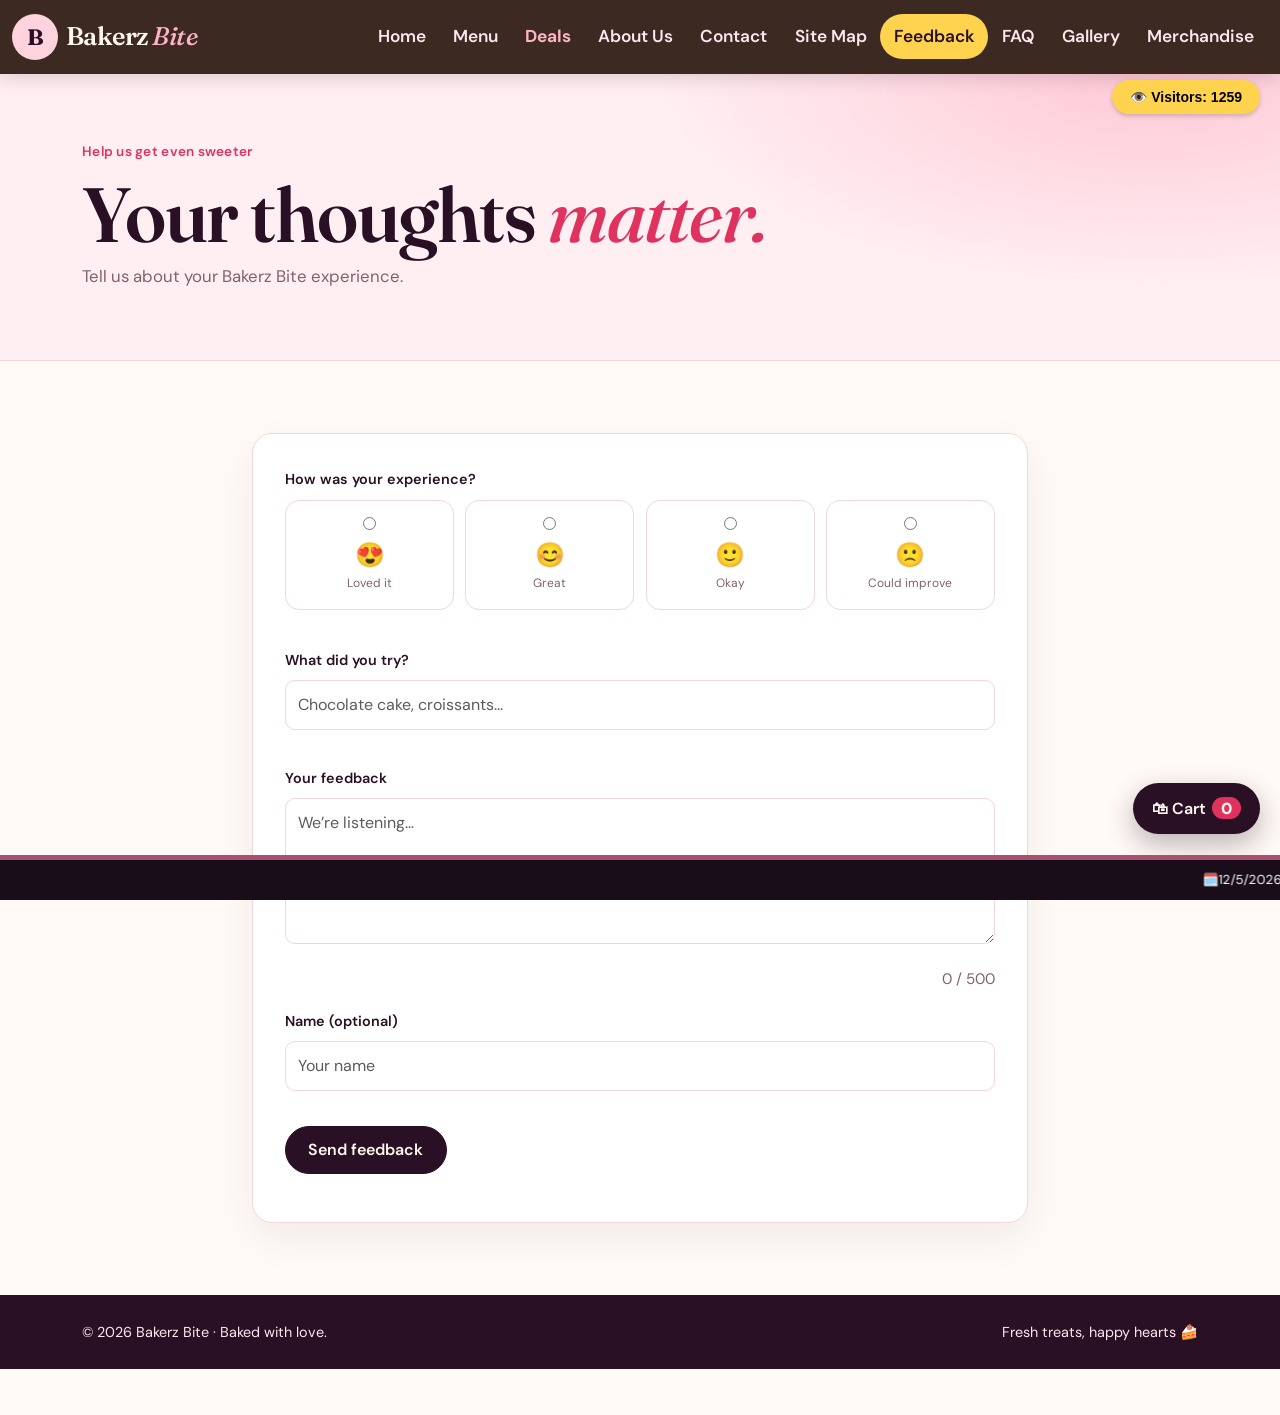
<file: feedback.html>
<!doctype html>
<html lang="en">

<head>
    <meta charset="utf-8">
    <meta name="viewport" content="width=device-width, initial-scale=1">
    <title>Feedback | Bakerz Bite</title>
    <meta name="description" content="Tell us about your Bakerz Bite experience.">
    <link href="https://cdn.jsdelivr.net/npm/bootstrap@5.3.3/dist/css/bootstrap.min.css" rel="stylesheet">
    <link href="css/style.css" rel="stylesheet">
</head>

<body>
    <nav class="navbar navbar-expand-xl navbar-dark sticky-top">
        <div class="container">
            <a class="navbar-brand d-flex align-items-center gap-2" href="index.html"><span
                    class="brand-mark">B</span><span>Bakerz <em>Bite</em></span>
            </a>

            <div class="visitors-badge">
                👁️ Visitors: <span id="visitorcount">1259</span>
            </div>

            <button class="navbar-toggler" type="button" data-bs-toggle="collapse" data-bs-target="#mainNav"><span
                    class="navbar-toggler-icon"></span>
            </button>
            <div class="collapse navbar-collapse" id="mainNav">
                <ul class="navbar-nav ms-auto">
                    <li class="nav-item"><a class="nav-link" href="index.html">Home</a></li>
                    <li class="nav-item"><a class="nav-link" href="menu.html">Menu</a></li>
                    <li class="nav-item"><a class="nav-link nav-deals" href="deals.html">Deals</a></li>
                    <li class="nav-item"><a class="nav-link" href="about.html">About Us</a></li>
                    <li class="nav-item"><a class="nav-link" href="contact.html">Contact</a></li>
                    <li class="nav-item"><a class="nav-link" href="sitemap.html">Site Map</a></li>
                    <li class="nav-item"><a class="nav-link" href="feedback.html">Feedback</a></li>
                    <li class="nav-item"><a class="nav-link" href="faq.html">FAQ</a></li>
                    <li class="nav-item"><a class="nav-link" href="gallery.html">Gallery</a></li>
                    <li class="nav-item"><a class="nav-link" href="merchandise.html">Merchandise</a></li>
                </ul>
            </div>
        </div>
    </nav>
    <!-- ---------------------------- -->
    <main>
        <section class="page-hero">
            <div class="container">
                <p class="eyebrow">Help us get even sweeter</p>
                <h1>Your thoughts <em>matter.</em></h1>
                <p>Tell us about your Bakerz Bite experience.</p>
            </div>
        </section>
        <section class="container section narrow">
            <form class="form-card" id="feedbackForm" novalidate>
                <label class="form-label">How was your experience?</label>

                <div class="rating-options">
                    <label><input type="radio" name="rating" value="5"> 😍<small>Loved it</small></label>
                    <label><input type="radio" name="rating" value="4"> 😊<small>Great</small></label>
                    <label><input type="radio" name="rating" value="3"> 🙂<small>Okay</small></label>
                    <label><input type="radio" name="rating" value="2"> 🙁<small>Could improve</small></label>
                </div>
                <div class="field-error" data-for-rating></div>

                <label class="form-label mt-4" for="fTried">What did you try?</label>
                <input class="form-control mb-1" id="fTried" name="tried" maxlength="80" placeholder="Chocolate cake, croissants...">
                <div class="field-error mb-3"></div>

                <label class="form-label" for="fText">Your feedback</label>
                <textarea class="form-control mb-1" id="fText" name="feedback" rows="5" maxlength="500" placeholder="We’re listening..."></textarea>
                <div class="field-error mb-1"></div>
                <small class="char-count muted d-block mb-3" data-for="fText">0 / 500</small>

                <label class="form-label" for="fName">Name (optional)</label>
                <input class="form-control mb-1" id="fName" name="name" maxlength="40" placeholder="Your name">
                <div class="field-error mb-3"></div>

                <button class="btn btn-brown" type="submit">Send feedback</button>
                <p class="form-feedback mt-3" aria-live="polite"></p>
            </form>

            <div class="saved-box mt-4" id="savedFeedback" hidden>
                <div class="d-flex justify-content-between align-items-center mb-2">
                    <h3 class="h5 m-0">Your previous feedback</h3>
                    <button type="button" class="btn btn-sm btn-cream" data-clear="bb_feedbacks">Clear all</button>
                </div>
                <div class="saved-list"></div>
            </div>
        </section>
    </main>
    <!-- ---------------------------- -->
    <footer class="site-footer">
        <div class="container d-flex flex-wrap justify-content-between gap-2"><span>© 2026 Bakerz Bite · Baked with
                love.</span><span>Fresh treats, happy hearts 🍰</span>
        </div>
    </footer>

<div
        style="font-size: large; position: fixed; bottom: 0; left: 0; width: 100%; height: 45px; background-color:rgb(24, 13, 24); color: white; padding: 10px 0; z-index: 999999; font-size: 13px;  border-top: 5px solid rgb(168, 82, 111);">
        <marquee behavior="scroll" direction="left" scrollamount="5" onmouseover="this.stop()"
            onmouseout="this.start()">
            <span id="live-data-time"></span> | 📍 <span id="live-location">Location: North Nazimabad, karachi, Pakistan (24.86, 67.01)</span> |
            🔗 Quick Links:
            <a href="index.html" style="color: white; text-decoration: none; margin: 0% 8%;">Home</a> |
            <a href="menu.html" style="color: white; text-decoration: none; margin: 0% 8%;">Menu</a> |
            <a href="about.html" style="color:white; text-decoration: none; margin: 0% 8%;">About Us</a> |
            <a href="contact.html" style="color:white; text-decoration: none; margin: 0% 8%;">Contact</a> |
            <a href="sitemap.html" style="color: white; text-decoration: none; margin: 0% 8%;">Site Map</a> |
            <a href="feedback.html" style="color: white; text-decoration: none; margin: 0% 8%;">Feedback</a> |
            <a href="faq.html" style="color: white; text-decoration: none; margin: 0% 8%;">FAQ</a> |
            <a href="gallery.html" style="color: white; text-decoration: none; margin: 0% 8%;">Gallery</a> |
            <a href="merchandise.html" style="color: white; text-decoration: none; margin: 0% 8%;"> Merchandise</a> |
        </marquee>
    </div>



    <script src="https://code.jquery.com/jquery-3.7.1.min.js"></script>
    <script src="https://cdn.jsdelivr.net/npm/bootstrap@5.3.3/dist/js/bootstrap.bundle.min.js"></script>
    <script src="js/script.js"></script>
    <script src="js/site.js"></script>
    <script src="js/orders.js"></script>
    <script src="js/forms.js"></script>
</body>

</html>
</file>
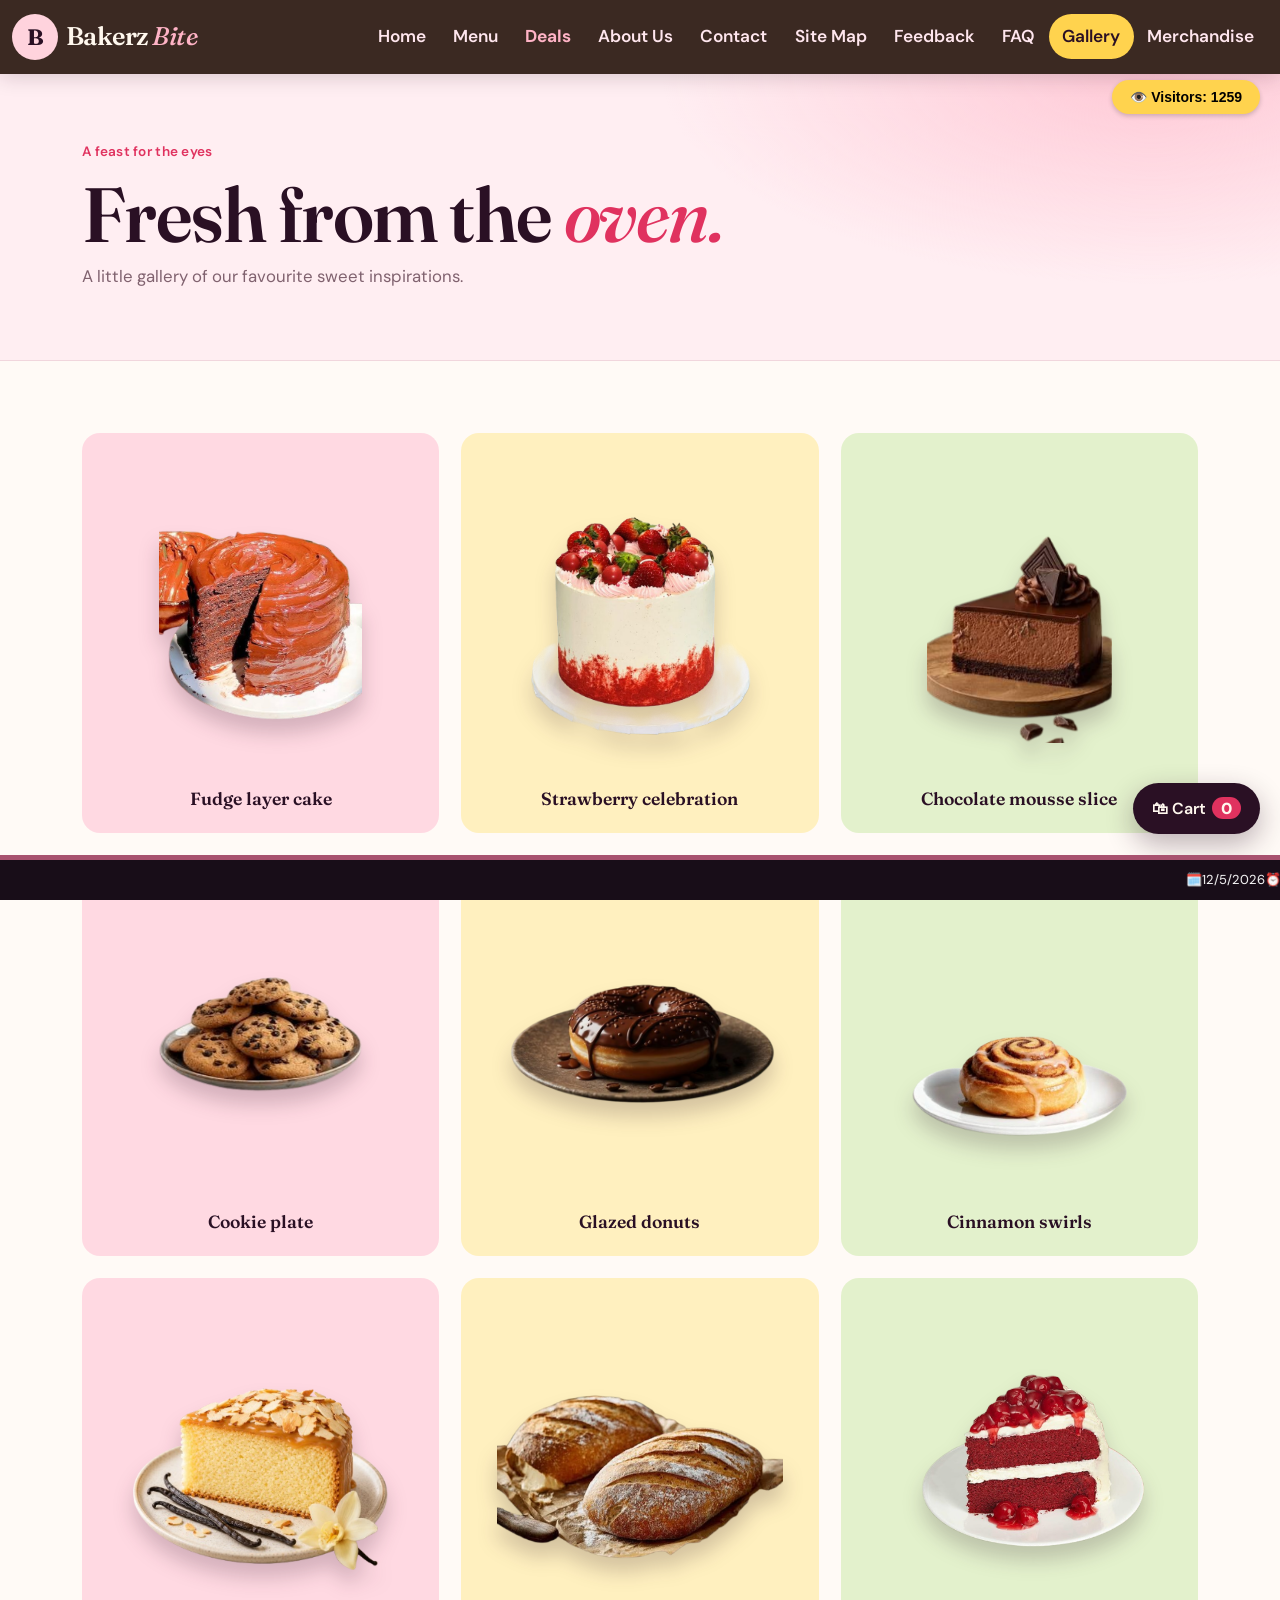
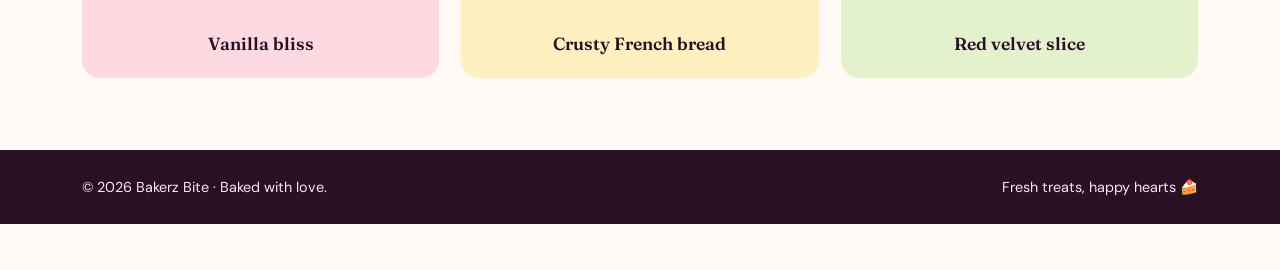
<file: gallery.html>
<!doctype html>
<html lang="en">

<head>
    <meta charset="utf-8">
    <meta name="viewport" content="width=device-width, initial-scale=1">
    <title>Gallery | Bakerz Bite</title>
    <meta name="description" content="Photos of our freshly baked cakes, pastries and breads.">
    <link href="https://cdn.jsdelivr.net/npm/bootstrap@5.3.3/dist/css/bootstrap.min.css" rel="stylesheet">
    <link href="css/style.css" rel="stylesheet">
</head>

<body>
    <nav class="navbar navbar-expand-xl navbar-dark sticky-top">
        <div class="container">
            <a class="navbar-brand d-flex align-items-center gap-2" href="index.html"><span
                    class="brand-mark">B</span><span>Bakerz <em>Bite</em></span>
            </a>

            <div class="visitors-badge">
                👁️ Visitors: <span id="visitor-count">1259</span>
            </div>

            <button class="navbar-toggler" type="button" data-bs-toggle="collapse" data-bs-target="#mainNav"><span
                    class="navbar-toggler-icon"></span>
            </button>

            <div class="collapse navbar-collapse" id="mainNav">
                <ul class="navbar-nav ms-auto">
                    <li class="nav-item"><a class="nav-link" href="index.html">Home</a></li>
                    <li class="nav-item"><a class="nav-link" href="menu.html">Menu</a></li>
                    <li class="nav-item"><a class="nav-link nav-deals" href="deals.html">Deals</a></li>
                    <li class="nav-item"><a class="nav-link" href="about.html">About Us</a></li>
                    <li class="nav-item"><a class="nav-link" href="contact.html">Contact</a></li>
                    <li class="nav-item"><a class="nav-link" href="sitemap.html">Site Map</a></li>
                    <li class="nav-item"><a class="nav-link" href="feedback.html">Feedback</a></li>
                    <li class="nav-item"><a class="nav-link" href="faq.html">FAQ</a></li>
                    <li class="nav-item"><a class="nav-link" href="gallery.html">Gallery</a></li>
                    <li class="nav-item"><a class="nav-link" href="merchandise.html">Merchandise</a></li>
                </ul>
            </div>
        </div>
    </nav>
    <!-- ---------------------------- -->
    <main>
        <section class="page-hero">
            <div class="container">
                <p class="eyebrow">A feast for the eyes</p>
                <h1>Fresh from the <em>oven.</em></h1>
                <p>A little gallery of our favourite sweet inspirations.</p>
            </div>
        </section>

        <section class="container section">
            <div class="gallery-grid">
                <div class="gallery-tile"><span class="g-img"><img src="images/fudge cake1.png" alt="Fudge layer cake"
                            loading="lazy"></span>
                    <p>Fudge layer cake</p>
                </div>
                <div class="gallery-tile"><span class="g-img"><img src="images/strawberrycake.png"
                            alt="Strawberry celebration" loading="lazy"></span>
                    <p>Strawberry celebration</p>
                </div>
                <div class="gallery-tile"><span class="g-img"><img src="images/headimg.png" alt="Chocolate mousse slice"
                            loading="lazy"></span>
                    <p>Chocolate mousse slice</p>
                </div>
                <div class="gallery-tile"><span class="g-img"><img src="images/cookie2.png" alt="Cookie plate"
                            loading="lazy"></span>
                    <p>Cookie plate</p>
                </div>
                <div class="gallery-tile"><span class="g-img"><img src="images/donuts.png" alt="Glazed donuts"
                            loading="lazy"></span>
                    <p>Glazed donuts</p>
                </div>
                <div class="gallery-tile"><span class="g-img"><img src="images/swirlRoll.png" alt="Cinnamon swirls"
                            loading="lazy"></span>
                    <p>Cinnamon swirls</p>
                </div>
                <div class="gallery-tile"><span class="g-img"><img src="images/vanillabliss.png" alt="Vanilla bliss"
                            loading="lazy"></span>
                    <p>Vanilla bliss</p>
                </div>
                <div class="gallery-tile"><span class="g-img"><img src="images/frenchbread.png"
                            alt="Crusty French bread" loading="lazy"></span>
                    <p>Crusty French bread</p>
                </div>
                <div class="gallery-tile"><span class="g-img"><img src="images/redvelvet.png" alt="Red velvet slice"
                            loading="lazy"></span>
                    <p>Red velvet slice</p>
                </div>
            </div>
        </section>
    </main>
    <!-- ---------------------------- -->
    <footer class="site-footer">

        <div class="container d-flex flex-wrap justify-content-between gap-2"><span>© 2026 Bakerz Bite · Baked with
                love.</span><span>Fresh treats, happy hearts 🍰</span></div>
    </footer>

 <div
        style="font-size: large; position: fixed; bottom: 0; left: 0; width: 100%; height: 45px; background-color:rgb(24, 13, 24); color: white; padding: 10px 0; z-index: 999999; font-size: 13px;  border-top: 5px solid rgb(168, 82, 111);">
        <marquee behavior="scroll" direction="left" scrollamount="5" onmouseover="this.stop()"
            onmouseout="this.start()">
            <span id="live-data-time"></span> | 📍 <span id="live-location">Location: North Nazimabad, karachi, Pakistan (24.86, 67.01)</span> |
            🔗 Quick Links:
            <a href="index.html" style="color: white; text-decoration: none; margin: 0% 8%;">Home</a> |
            <a href="menu.html" style="color: white; text-decoration: none; margin: 0% 8%;">Menu</a> |
            <a href="about.html" style="color:white; text-decoration: none; margin: 0% 8%;">About Us</a> |
            <a href="contact.html" style="color:white; text-decoration: none; margin: 0% 8%;">Contact</a> |
            <a href="sitemap.html" style="color: white; text-decoration: none; margin: 0% 8%;">Site Map</a> |
            <a href="feedback.html" style="color: white; text-decoration: none; margin: 0% 8%;">Feedback</a> |
            <a href="faq.html" style="color: white; text-decoration: none; margin: 0% 8%;">FAQ</a> |
            <a href="gallery.html" style="color: white; text-decoration: none; margin: 0% 8%;">Gallery</a> |
            <a href="merchandise.html" style="color: white; text-decoration: none; margin: 0% 8%;"> Merchandise</a> |
        </marquee>
    </div>


    <script src="https://code.jquery.com/jquery-3.7.1.min.js"></script>
    <script src="https://cdn.jsdelivr.net/npm/bootstrap@5.3.3/dist/js/bootstrap.bundle.min.js"></script>
    <script src="js/script.js"></script>
    <script src="js/site.js"></script>
    <script src="js/orders.js"></script>

</body>

</html>
</file>
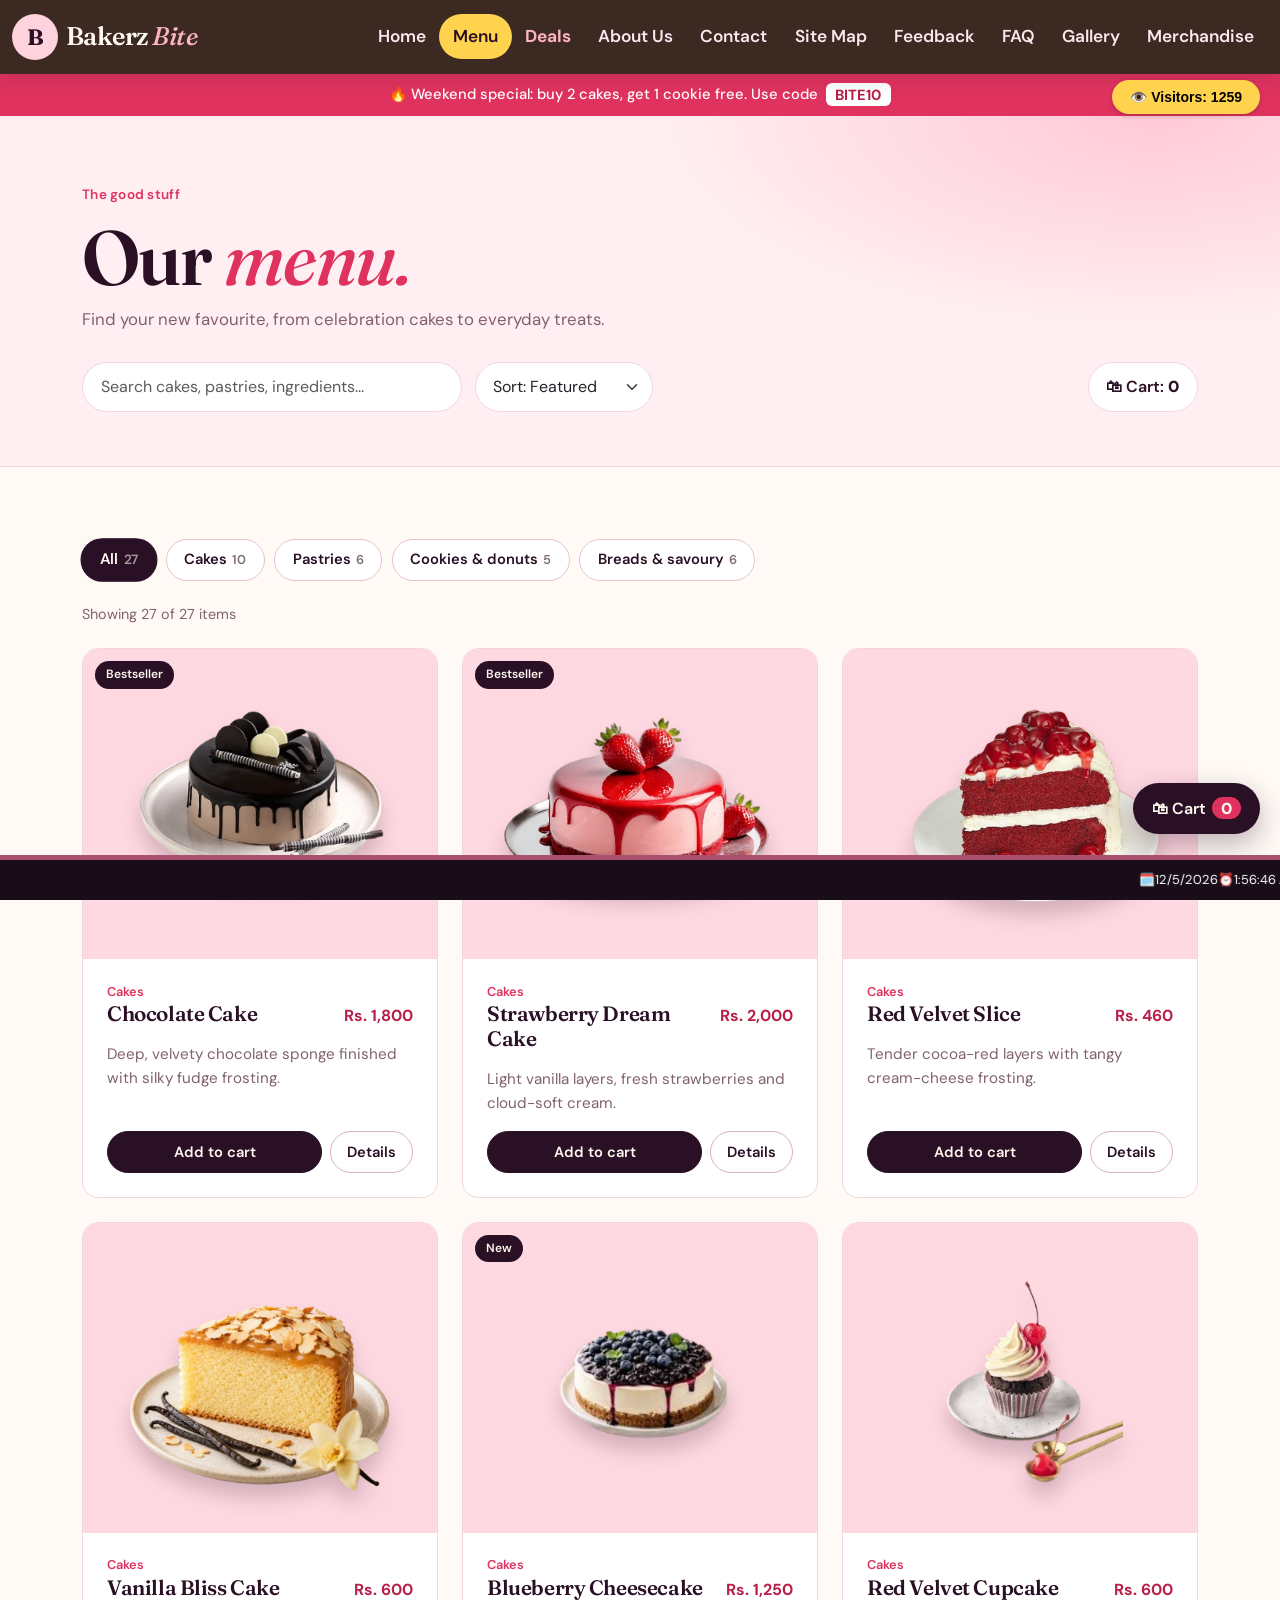
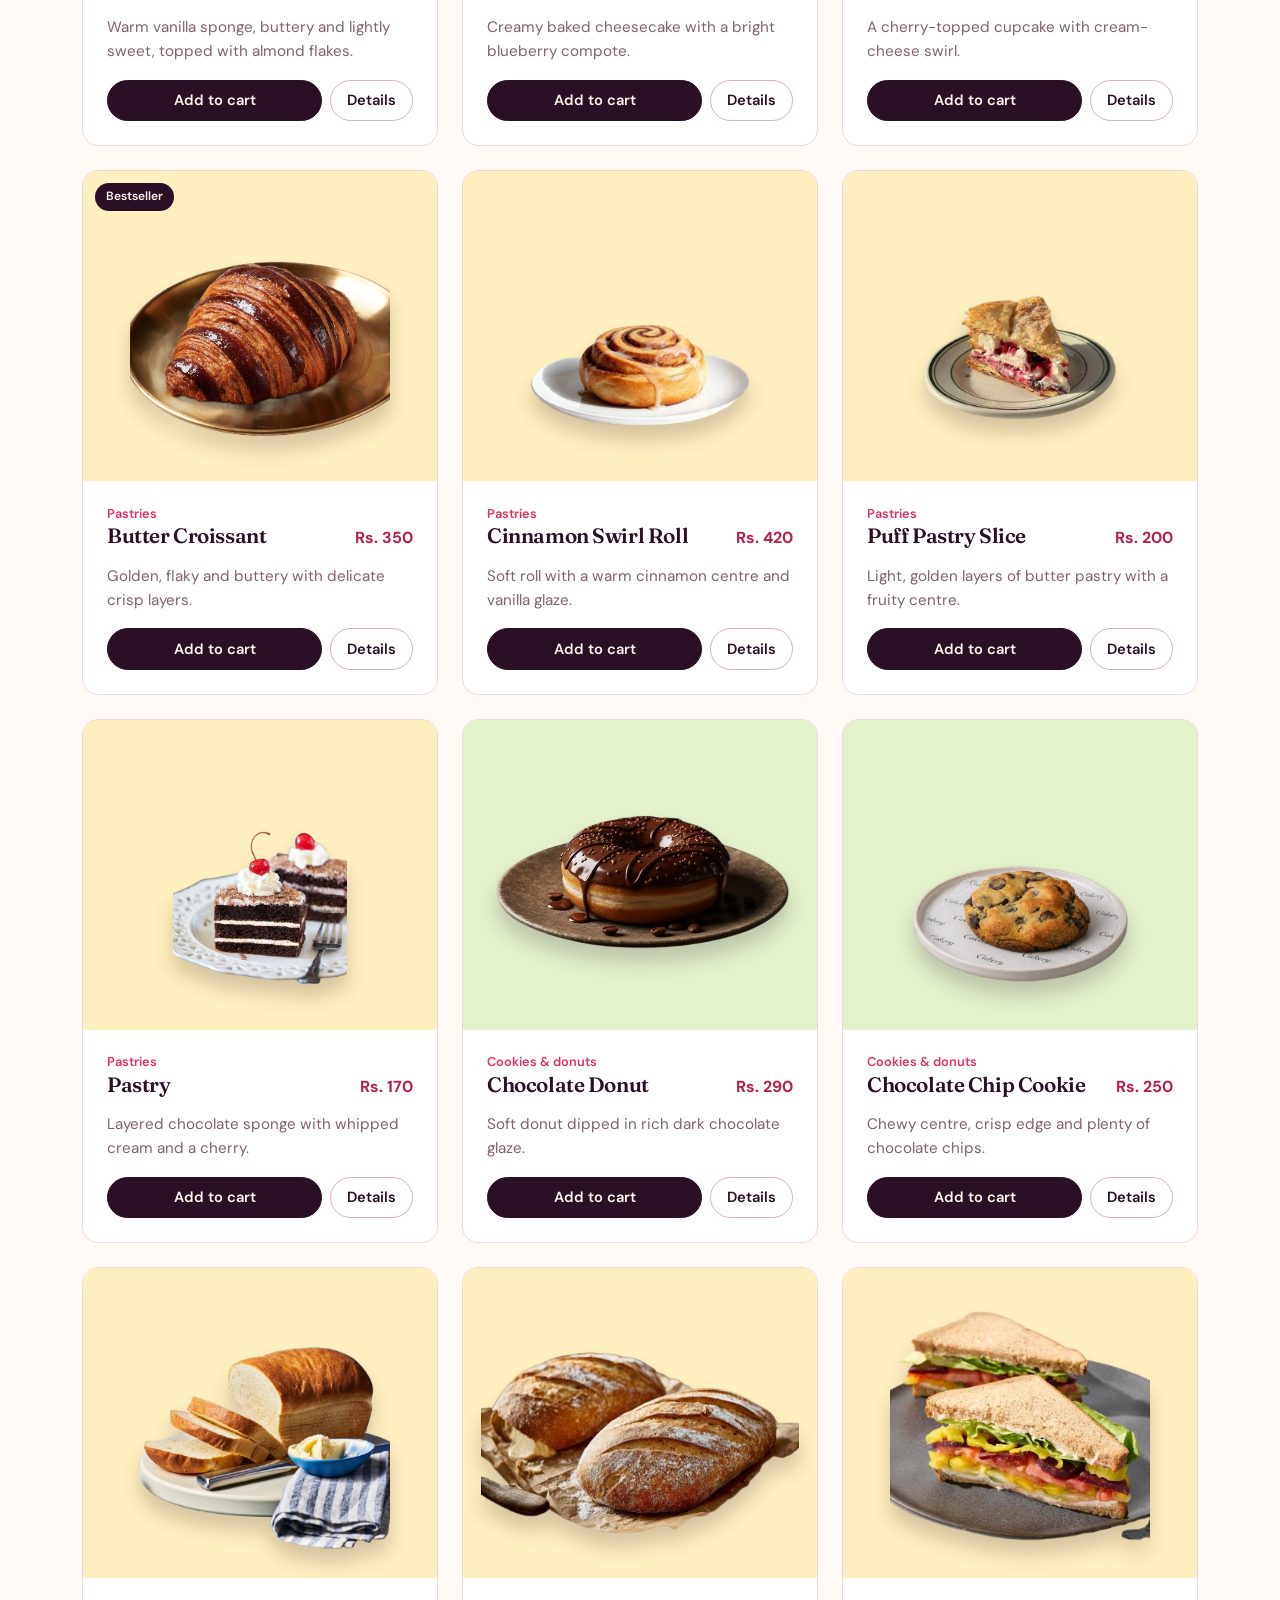
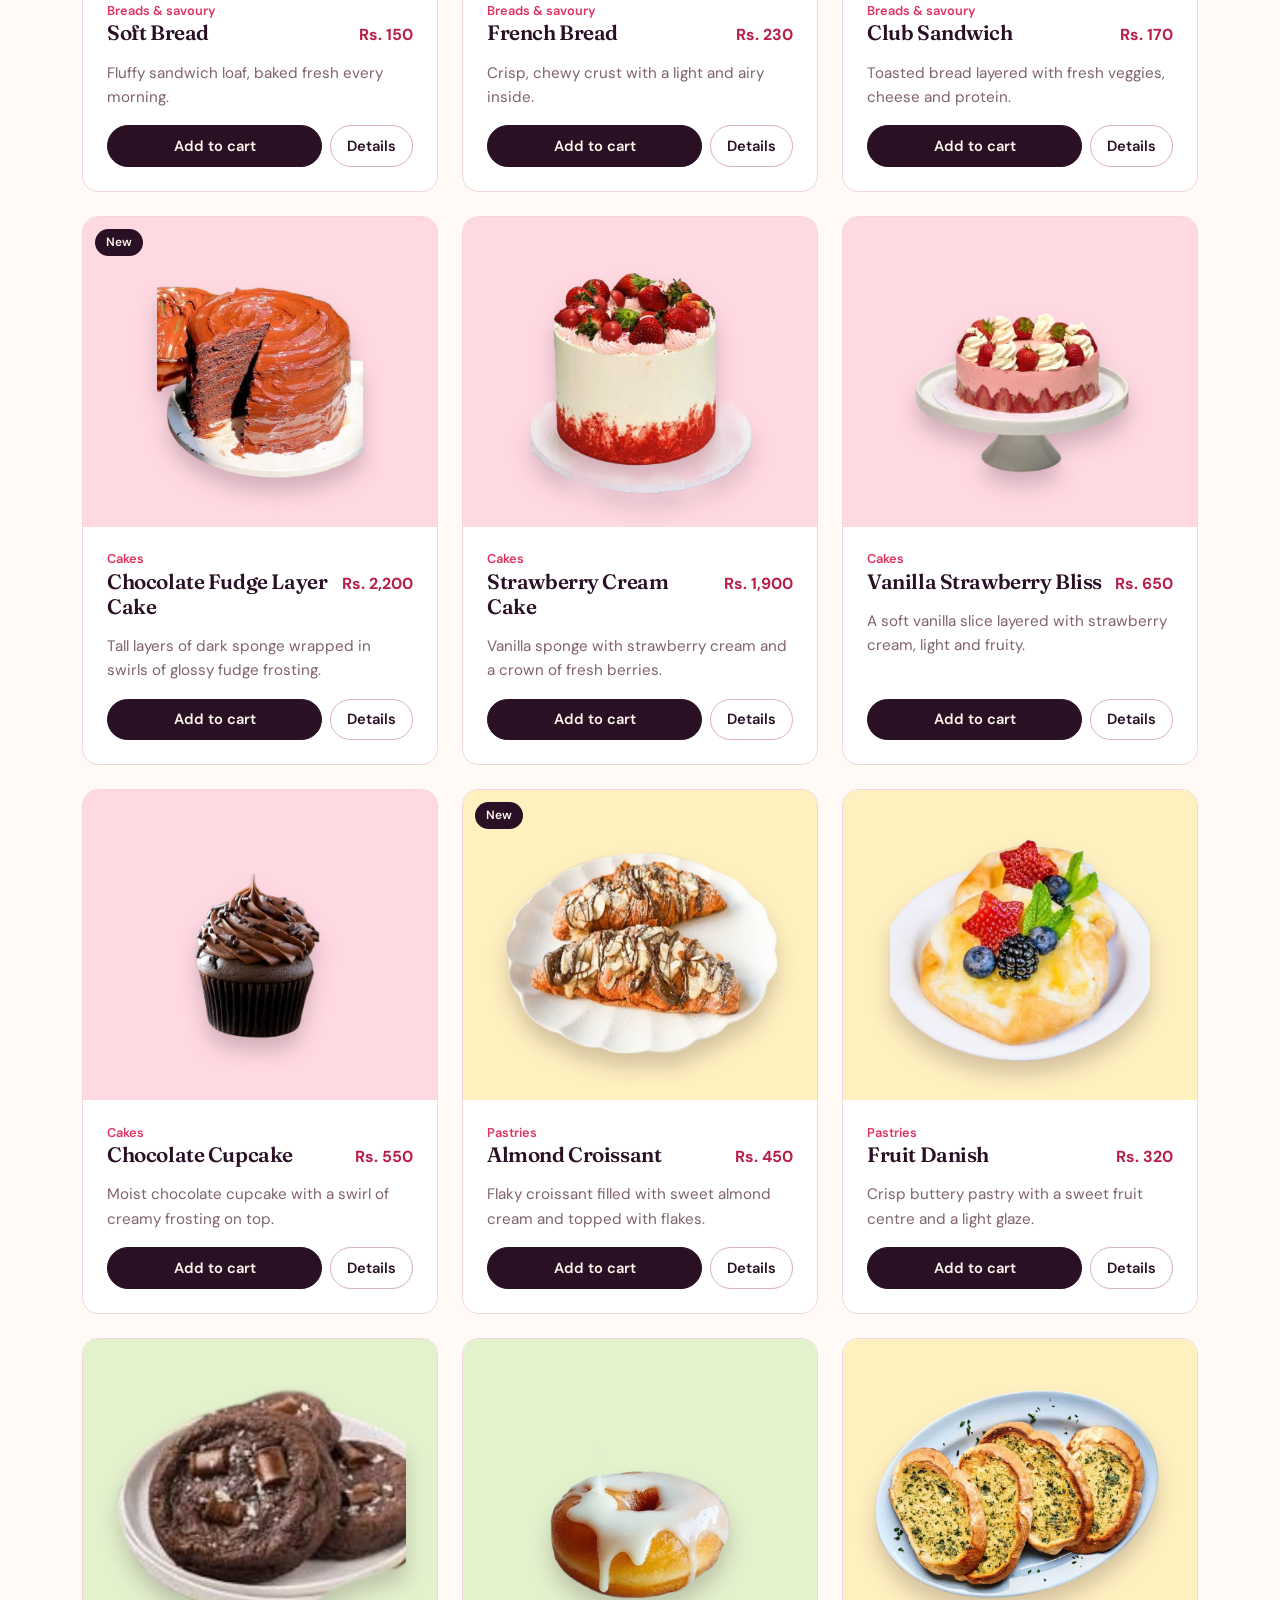
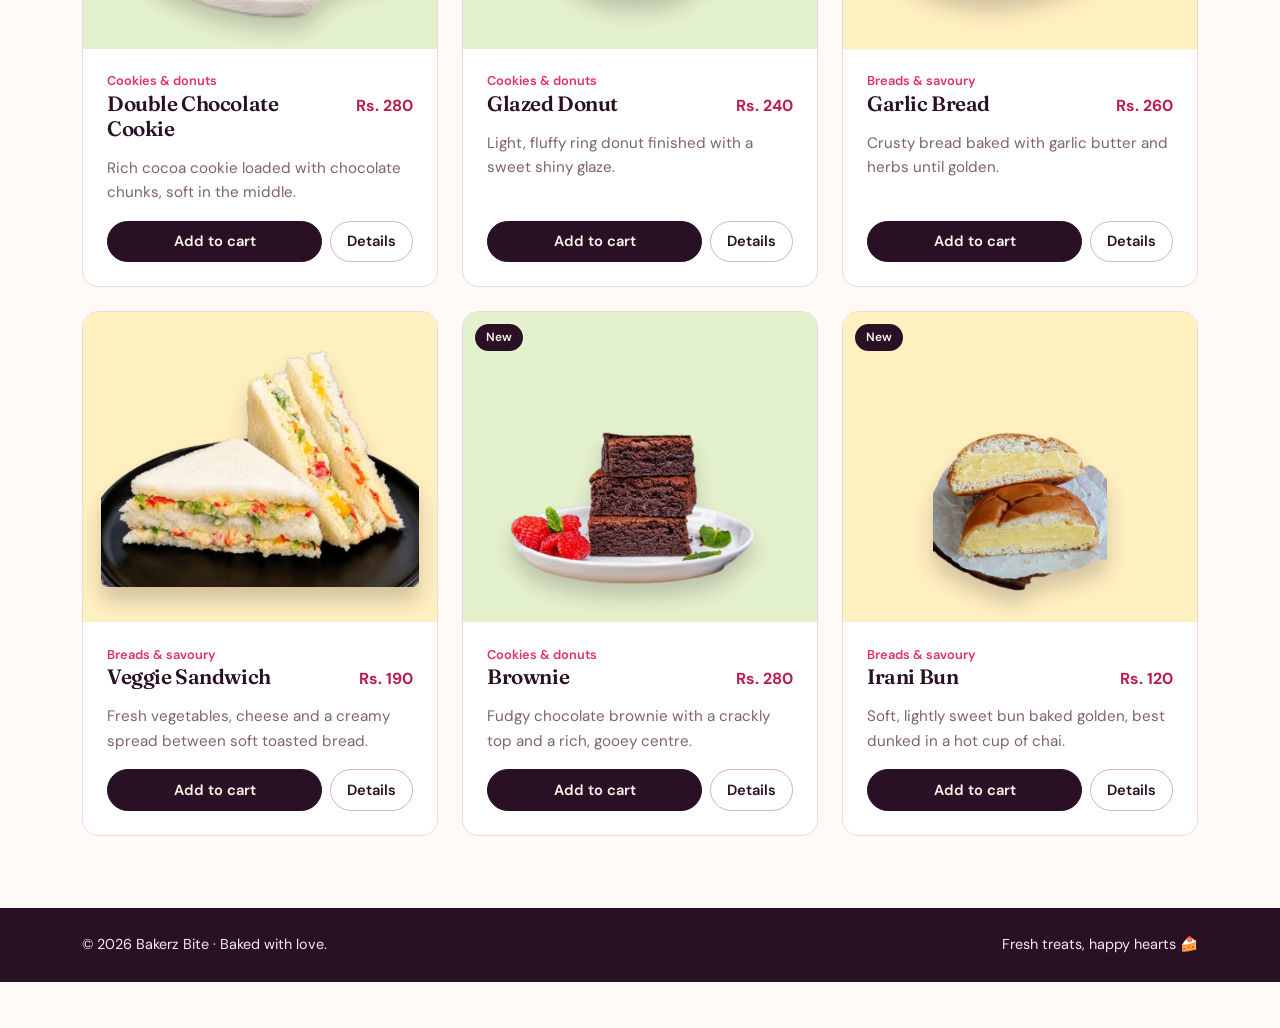
<file: menu.html>
<!doctype html>
<html lang="en">

<head>
    <meta charset="utf-8">
    <meta name="viewport" content="width=device-width, initial-scale=1">
    <title>Menu | Bakerz Bite</title>
    <meta name="description" content="Browse 27 freshly baked cakes, pastries, cookies, donuts, breads and sandwiches. Order online.">
    <link href="https://cdn.jsdelivr.net/npm/bootstrap@5.3.3/dist/css/bootstrap.min.css" rel="stylesheet">
    <link href="css/style.css" rel="stylesheet">
</head>

<body>

    <nav class="navbar navbar-expand-xl navbar-dark sticky-top">
        <div class="container">
            <a class="navbar-brand d-flex align-items-center gap-2" href="index.html">
                <span class="brand-mark">B</span><span>Bakerz <em>Bite</em></span>
            </a>

            <div class="visitors-badge">
                👁️ Visitors: <span id="visitorcount">1259</span>
            </div>

            <button class="navbar-toggler" type="button" data-bs-toggle="collapse" data-bs-target="#mainNav">
                <span class="navbar-toggler-icon"></span>
            </button>

            <div class="collapse navbar-collapse" id="mainNav">
                <ul class="navbar-nav ms-auto">
                    <li class="nav-item"><a class="nav-link" href="index.html">Home</a></li>
                    <li class="nav-item"><a class="nav-link" href="menu.html">Menu</a></li>
                    <li class="nav-item"><a class="nav-link nav-deals" href="deals.html">Deals</a></li>
                    <li class="nav-item"><a class="nav-link" href="about.html">About Us</a> </li>
                    <li class="nav-item"><a class="nav-link" href="contact.html">Contact</a></li>
                    <li class="nav-item"><a class="nav-link" href="sitemap.html">Site Map</a></li>
                    <li class="nav-item"><a class="nav-link" href="feedback.html">Feedback</a></li>
                    <li class="nav-item"><a class="nav-link" href="faq.html">FAQ</a></li>
                    <li class="nav-item"><a class="nav-link" href="gallery.html">Gallery</a></li>
                    <li class="nav-item"><a class="nav-link" href="merchandise.html">Merchandise</a></li>
                </ul>
            </div>
        </div>
    </nav>
    <div class="dhamaka">🔥 Weekend special: buy 2 cakes, get 1 cookie free. Use code <b>BITE10</b></div>
    <!-- ------------main-------------------- -->
    <main>
        <section class="page-hero">
            <div class="container">
                <p class="eyebrow">The good stuff</p>
                <h1>Our <em>menu.</em></h1>
                <p>Find your new favourite, from celebration cakes to everyday treats.</p>
                <div class="menu-tools">
                    <input id="menuSearch" class="form-control" placeholder="Search cakes, pastries, ingredients..."
                        aria-label="Search menu">
                    <select id="menuSort" class="form-select" aria-label="Sort menu">
                        <option value="">Sort: Featured</option>
                        <option value="lo">Price: low to high</option>
                        <option value="hi">Price: high to low</option>
                        <option value="az">Name: A to Z</option>
                    </select>
                    <span class="cart-pill" data-bs-toggle="offcanvas" data-bs-target="#cartPanel">🛍 Cart: <b
                            id="cartCount">0</b></span>
                </div>
            </div>
        </section>
        <!-- -------------------card---------------- -->
        <section class="container section">
            <div class="chips" id="menuChips" role="group" aria-label="Filter by category"></div>
            <p class="result-note" id="resultNote" aria-live="polite"></p>
            <div class="row g-4" id="menuGrid"></div>
        </section>
        <!-- ----------------modal-------------------- -->
        <div class="modal fade" id="productModal" tabindex="-1">
            <div class="modal-dialog modal-dialog-centered">
                <div class="modal-content product-modal">
                    <div class="modal-header border-0">
                        <h2 class="modal-title" id="modalTitle">A sweet treat</h2>
                        <button type="button" class="btn-close" data-bs-dismiss="modal" aria-label="Close"></button>
                    </div>

                    <div class="modal-body" id="modalBody"></div>
                    <div class="modal-footer border-0">
                        <button class="btn btn-brown" id="modalAdd">Add to cart</button>
                    </div>
                </div>
            </div>
        </div>
        <!-- ------------------addtoCart----------------- -->
        <div class="toast-container position-fixed bottom-0 end-0 p-3">
            <div id="cartToast" class="toast" role="status">
                <div class="toast-header"><strong class="me-auto">Bakerz Bite</strong>
                    <button type="button" class="btn-close" data-bs-dismiss="toast"></button>
                </div>
                <div class="toast-body" id="toastMessage">Added to cart!</div>
            </div>
        </div>
    </main>
    <!-- -------------------footer------------- -->
    <footer class="site-footer">
        <div class="container d-flex flex-wrap justify-content-between gap-2">
            <span>© 2026 Bakerz Bite · Baked with love.</span><span>Fresh treats, happy hearts 🍰</span>
        </div>
    </footer>

<div
        style="font-size: large; position: fixed; bottom: 0; left: 0; width: 100%; height: 45px; background-color:rgb(24, 13, 24); color: white; padding: 10px 0; z-index: 999999; font-size: 13px;  border-top: 5px solid rgb(168, 82, 111);">
        <marquee behavior="scroll" direction="left" scrollamount="5" onmouseover="this.stop()"
            onmouseout="this.start()">
            <span id="live-data-time"></span> | 📍 <span id="live-location">Location: North Nazimabad, karachi, Pakistan (24.86, 67.01)</span> |
            🔗 Quick Links:
            <a href="index.html" style="color: white; text-decoration: none; margin: 0% 8%;">Home</a> |
            <a href="menu.html" style="color: white; text-decoration: none; margin: 0% 8%;">Menu</a> |
            <a href="about.html" style="color:white; text-decoration: none; margin: 0% 8%;">About Us</a> |
            <a href="contact.html" style="color:white; text-decoration: none; margin: 0% 8%;">Contact</a> |
            <a href="sitemap.html" style="color: white; text-decoration: none; margin: 0% 8%;">Site Map</a> |
            <a href="feedback.html" style="color: white; text-decoration: none; margin: 0% 8%;">Feedback</a> |
            <a href="faq.html" style="color: white; text-decoration: none; margin: 0% 8%;">FAQ</a> |
            <a href="gallery.html" style="color: white; text-decoration: none; margin: 0% 8%;">Gallery</a> |
            <a href="merchandise.html" style="color: white; text-decoration: none; margin: 0% 8%;"> Merchandise</a> |
        </marquee>
    </div>



    <script src="https://code.jquery.com/jquery-3.7.1.min.js"></script>
    <script src="https://cdn.jsdelivr.net/npm/bootstrap@5.3.3/dist/js/bootstrap.bundle.min.js"></script>
    <script src="js/script.js"></script>
    <script src="js/site.js"></script>
    <script src="js/orders.js"></script>
</body>

</html>
</file>
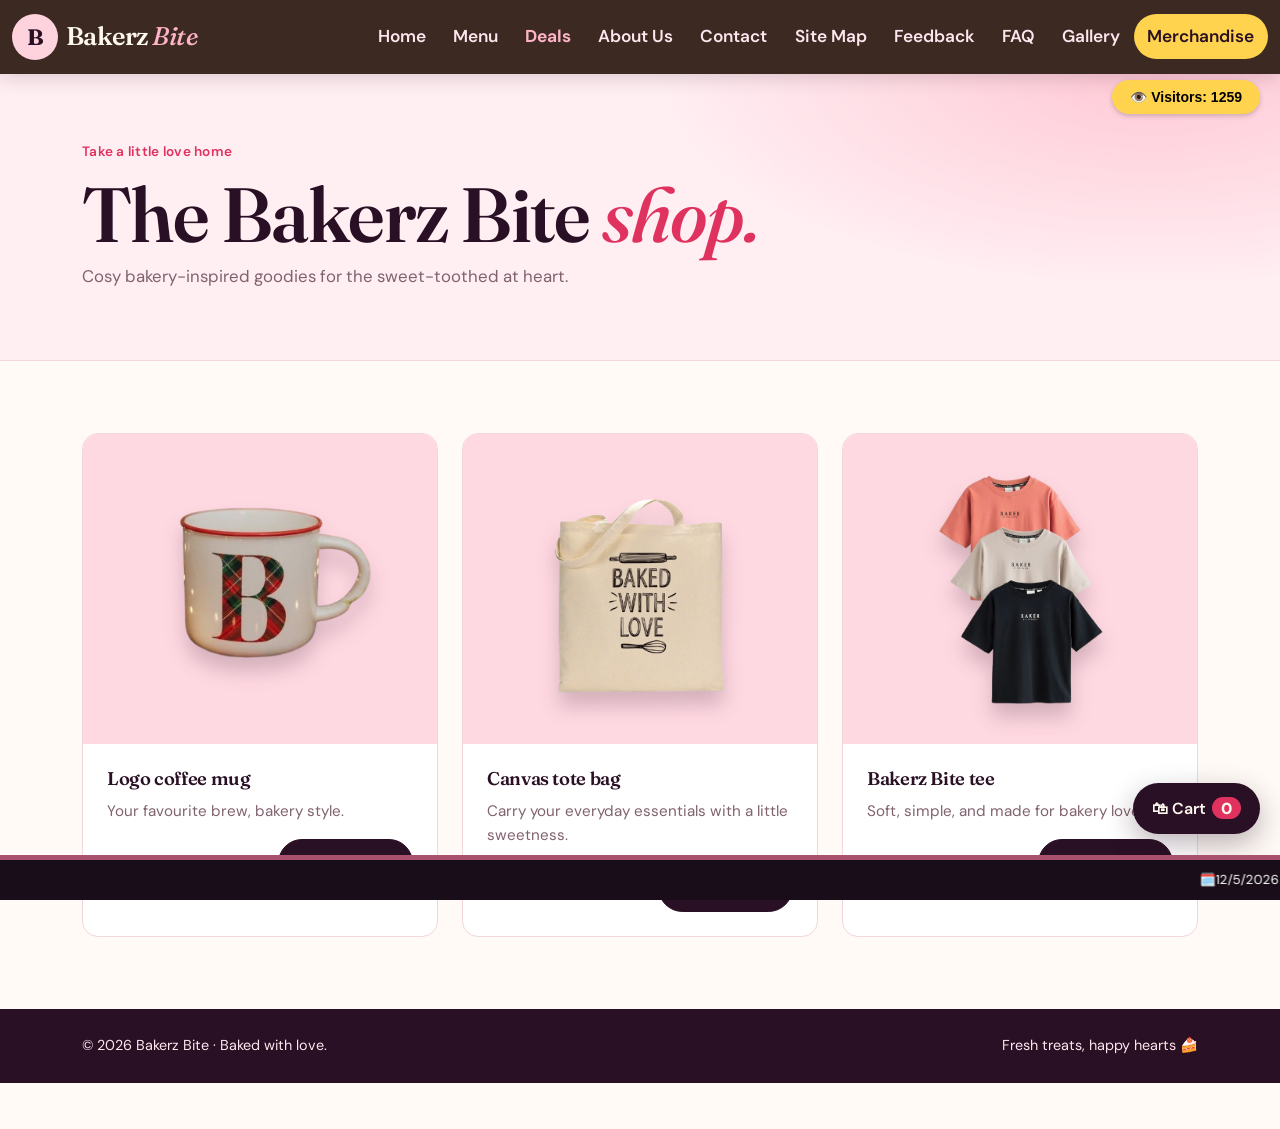
<file: merchandise.html>
<!doctype html>
<html lang="en">

<head>
    <meta charset="utf-8">
    <meta name="viewport" content="width=device-width, initial-scale=1">
    <title>Merchandise | Bakerz Bite</title>
    <meta name="description" content="Bakerz Bite mugs, tote bags and t-shirts.">
    <link href="https://cdn.jsdelivr.net/npm/bootstrap@5.3.3/dist/css/bootstrap.min.css" rel="stylesheet">
    <link href="css/style.css" rel="stylesheet">
</head>

<body>
    <nav class="navbar navbar-expand-xl navbar-dark sticky-top">
        <div class="container">
            <a class="navbar-brand d-flex align-items-center gap-2" href="index.html"><span
                    class="brand-mark">B</span><span>Bakerz <em>Bite</em></span>
            </a>

            <div class="visitors-badge">
                👁️ Visitors: <span id="visitorcount">1259</span>
            </div>

            <button class="navbar-toggler" type="button" data-bs-toggle="collapse" data-bs-target="#mainNav"><span
                    class="navbar-toggler-icon"></span>
            </button>

            <div class="collapse navbar-collapse" id="mainNav">
                <ul class="navbar-nav ms-auto">
                    <li class="nav-item"><a class="nav-link" href="index.html">Home</a></li>
                    <li class="nav-item"><a class="nav-link" href="menu.html">Menu</a></li>
                    <li class="nav-item"><a class="nav-link nav-deals" href="deals.html">Deals</a></li>
                    <li class="nav-item"><a class="nav-link" href="about.html">About Us</a></li>
                    <li class="nav-item"><a class="nav-link" href="contact.html">Contact</a></li>
                    <li class="nav-item"><a class="nav-link" href="sitemap.html">Site Map</a></li>
                    <li class="nav-item"><a class="nav-link" href="feedback.html">Feedback</a></li>
                    <li class="nav-item"><a class="nav-link" href="faq.html">FAQ</a></li>
                    <li class="nav-item"><a class="nav-link" href="gallery.html">Gallery</a></li>
                    <li class="nav-item"><a class="nav-link" href="merchandise.html">Merchandise</a></li>
                </ul>
            </div>
        </div>
    </nav>
    <!-- ---------------------------- -->
    <main>
        <section class="page-hero">
            <div class="container">
                <p class="eyebrow">Take a little love home</p>
                <h1>The Bakerz Bite <em>shop.</em></h1>
                <p>Cosy bakery-inspired goodies for the sweet-toothed at heart.</p>
            </div>
        </section>

        <section class="container section">
            <div class="row g-4">
                <div class="col-md-6 col-lg-4">
                    <article class="product-card h-100">
                        <div class="merch-art"><img alt="Bakerz Bite logo coffee mug" src="images/mug.png" class="float-cake"
                                style="height: 250px; width: 250px;"></div>
                        <div class="p-4">
                            <h3>Logo coffee mug</h3>
                            <p class="muted">Your favourite brew, bakery style.</p>
                            <div class="d-flex justify-content-between align-items-center"><strong class="price">Rs.
                                    1,200</strong><button class="btn btn-brown merch-add"
                                    data-name="Logo coffee mug">Add to cart</button></div>
                        </div>
                    </article>
                </div>
                <!-- ---------------------------- -->
                <div class="col-md-6 col-lg-4">
                    <article class="product-card h-100">
                        <div class="merch-art"><img alt="Bakerz Bite canvas tote bag" src="images/bag.png" class="float-cake"
                                style="height: 200px;width: 250px;"></div>
                        <div class="p-4">
                            <h3>Canvas tote bag</h3>
                            <p class="muted">Carry your everyday essentials with a little sweetness.</p>
                            <div class="d-flex justify-content-between align-items-center"><strong class="price">Rs.
                                    1,500</strong><button class="btn btn-brown merch-add"
                                    data-name="Canvas tote bag">Add to cart</button></div>
                        </div>
                    </article>
                </div>
                <!-- ---------------------------- -->
                <div class="col-md-6 col-lg-4">
                    <article class="product-card h-100">
                        <div class="merch-art"><img alt="Bakerz Bite t-shirt" src="images/Tshirt.png" class="float-cake"
                                style="height: 200px;width: 200px;"></div>
                        <div class="p-4">
                            <h3>Bakerz Bite tee</h3>
                            <p class="muted">Soft, simple, and made for bakery lovers.</p>
                            <div class="d-flex justify-content-between align-items-center"><strong class="price">Rs.
                                    2,200</strong><button class="btn btn-brown merch-add"
                                    data-name="Bakerz Bite tee">Add to cart</button></div>
                        </div>
                    </article>
                </div>

            </div>
        </section>
    </main>
    <!-- ---------------------------- -->
    <footer class="site-footer">
        <div class="container d-flex flex-wrap justify-content-between gap-2"><span>© 2026 Bakerz Bite · Baked with
                love.</span><span>Fresh treats, happy hearts 🍰</span>
        </div>
    </footer>

<div
        style="font-size: large; position: fixed; bottom: 0; left: 0; width: 100%; height: 45px; background-color:rgb(24, 13, 24); color: white; padding: 10px 0; z-index: 999999; font-size: 13px;  border-top: 5px solid rgb(168, 82, 111);">
        <marquee behavior="scroll" direction="left" scrollamount="5" onmouseover="this.stop()"
            onmouseout="this.start()">
            <span id="live-data-time"></span> | 📍 <span id="live-location">Location: North Nazimabad, karachi, Pakistan (24.86, 67.01)</span> |
            🔗 Quick Links:
            <a href="index.html" style="color: white; text-decoration: none; margin: 0% 8%;">Home</a> |
            <a href="menu.html" style="color: white; text-decoration: none; margin: 0% 8%;">Menu</a> |
            <a href="about.html" style="color:white; text-decoration: none; margin: 0% 8%;">About Us</a> |
            <a href="contact.html" style="color:white; text-decoration: none; margin: 0% 8%;">Contact</a> |
            <a href="sitemap.html" style="color: white; text-decoration: none; margin: 0% 8%;">Site Map</a> |
            <a href="feedback.html" style="color: white; text-decoration: none; margin: 0% 8%;">Feedback</a> |
            <a href="faq.html" style="color: white; text-decoration: none; margin: 0% 8%;">FAQ</a> |
            <a href="gallery.html" style="color: white; text-decoration: none; margin: 0% 8%;">Gallery</a> |
            <a href="merchandise.html" style="color: white; text-decoration: none; margin: 0% 8%;"> Merchandise</a> |
        </marquee>
    </div>



    <script src="https://code.jquery.com/jquery-3.7.1.min.js"></script>
    <script src="https://cdn.jsdelivr.net/npm/bootstrap@5.3.3/dist/js/bootstrap.bundle.min.js"></script>
    <script src="js/script.js"></script>
    <script src="js/site.js"></script>
    <script src="js/orders.js"></script>
</body>

</html>
</file>
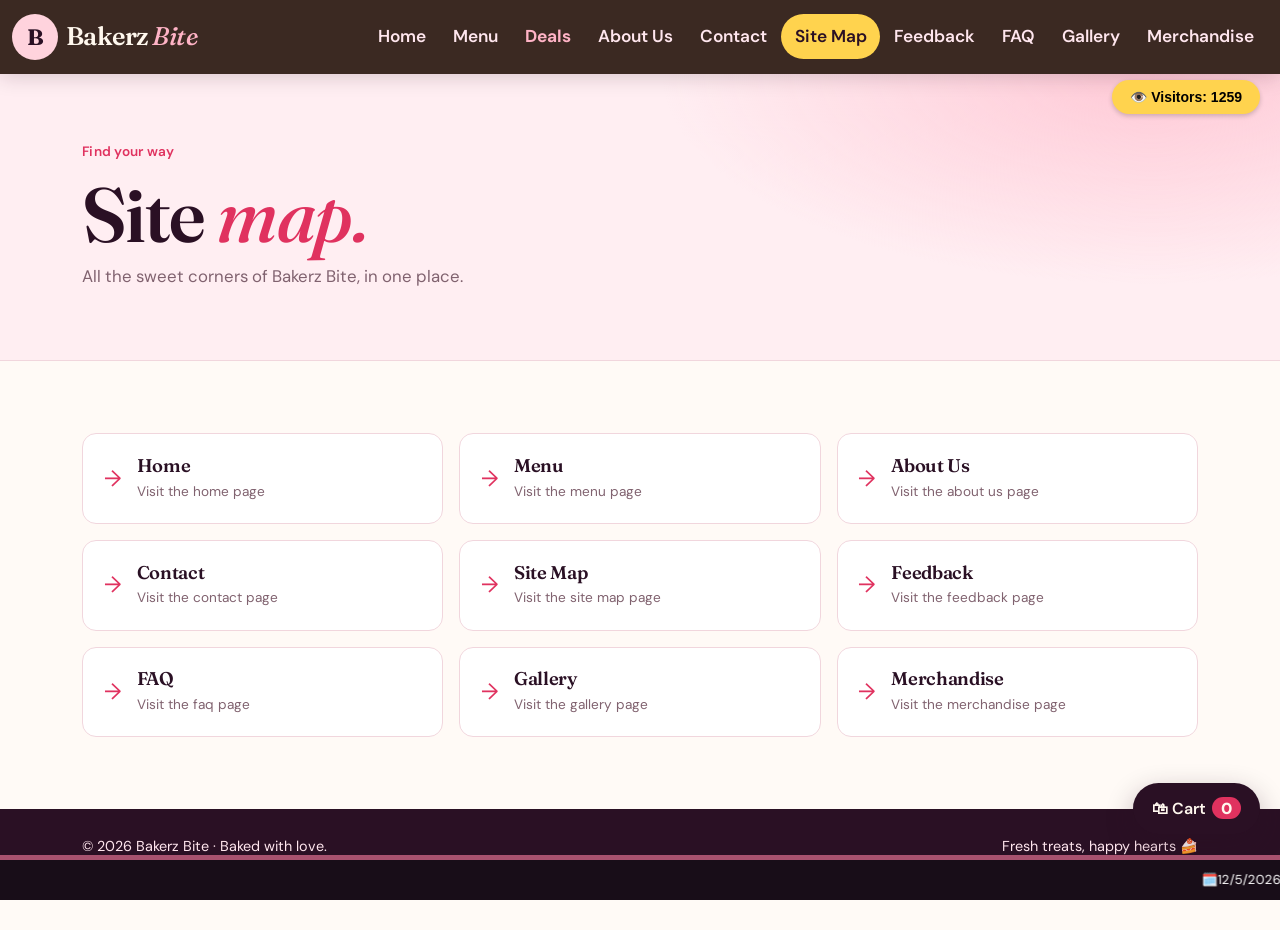
<file: sitemap.html>
<!doctype html>
<html lang="en">

<head>
    <meta charset="utf-8">
    <meta name="viewport" content="width=device-width, initial-scale=1">
    <title>Site Map | Bakerz Bite</title>
    <meta name="description" content="All pages of the Bakerz Bite website in one place.">

    <link href="https://cdn.jsdelivr.net/npm/bootstrap@5.3.3/dist/css/bootstrap.min.css" rel="stylesheet">
    <link href="css/style.css" rel="stylesheet">

</head>

<body>

    <nav class="navbar navbar-expand-xl navbar-dark sticky-top">
        <div class="container">
            <a class="navbar-brand d-flex align-items-center gap-2" href="index.html">
                <span class="brand-mark">B</span><span>Bakerz <em>Bite</em></span>
            </a>

            <div class="visitors-badge">
                👁️ Visitors: <span id="visitorcount">1259</span>
            </div>

            <button class="navbar-toggler" type="button" data-bs-toggle="collapse" data-bs-target="#mainNav">
                <span class="navbar-toggler-icon"></span>
            </button>

            <div class="collapse navbar-collapse" id="mainNav">
                <ul class="navbar-nav ms-auto">
                    <li class="nav-item"><a class="nav-link" href="index.html">Home</a></li>
                    <li class="nav-item"><a class="nav-link" href="menu.html">Menu</a></li>
                    <li class="nav-item"><a class="nav-link nav-deals" href="deals.html">Deals</a></li>
                    <li class="nav-item"><a class="nav-link" href="about.html">About Us</a></li>
                    <li class="nav-item"><a class="nav-link" href="contact.html">Contact</a></li>
                    <li class="nav-item"><a class="nav-link" href="sitemap.html">Site Map</a></li>
                    <li class="nav-item"><a class="nav-link" href="feedback.html">Feedback</a></li>
                    <li class="nav-item"><a class="nav-link" href="faq.html">FAQ</a></li>
                    <li class="nav-item"><a class="nav-link" href="gallery.html">Gallery</a></li>
                    <li class="nav-item"><a class="nav-link" href="merchandise.html">Merchandise</a></li>
                </ul>
            </div>
        </div>
    </nav>
    <!-- ---------------------------- -->
    <main>
        <section class="page-hero">
            <div class="container">
                <p class="eyebrow">Find your way</p>
                <h1>Site <em>map.</em></h1>
                <p>All the sweet corners of Bakerz Bite, in one place.</p>
            </div>
        </section>

        <section class="container section">
            <div class="row g-3">
                <div class="col-md-4">
                    <a class="sitemap-link" href="index.html"><span>→</span>
                        <div>
                            <h3>Home</h3>
                            <p>Visit the home page</p>
                        </div>
                    </a>
                </div>

                <div class="col-md-4">
                    <a class="sitemap-link" href="menu.html"><span>→</span>
                        <div>
                            <h3>Menu</h3>
                            <p>Visit the menu page</p>
                        </div>
                    </a>
                </div>

                <div class="col-md-4">
                    <a class="sitemap-link" href="about.html"><span>→</span>
                        <div>
                            <h3>About Us</h3>
                            <p>Visit the about us page</p>
                        </div>
                    </a>
                </div>

                <div class="col-md-4">
                    <a class="sitemap-link" href="contact.html"><span>→</span>
                        <div>
                            <h3>Contact</h3>
                            <p>Visit the contact page</p>
                        </div>
                    </a>
                </div>

                <div class="col-md-4">
                    <a class="sitemap-link" href="sitemap.html"><span>→</span>
                        <div>
                            <h3>Site Map</h3>
                            <p>Visit the site map page</p>
                        </div>
                    </a>
                </div>

                <div class="col-md-4">
                    <a class="sitemap-link" href="feedback.html"><span>→</span>
                        <div>
                            <h3>Feedback</h3>
                            <p>Visit the feedback page</p>
                        </div>
                    </a>
                </div>

                <div class="col-md-4">
                    <a class="sitemap-link" href="faq.html"><span>→</span>
                        <div>
                            <h3>FAQ</h3>
                            <p>Visit the faq page</p>
                        </div>
                    </a>
                </div>

                <div class="col-md-4">
                    <a class="sitemap-link" href="gallery.html"><span>→</span>
                        <div>
                            <h3>Gallery</h3>
                            <p>Visit the gallery page</p>
                        </div>
                    </a>
                </div>

                <div class="col-md-4">
                    <a class="sitemap-link" href="merchandise.html"><span>→</span>
                        <div>
                            <h3>Merchandise</h3>
                            <p>Visit the merchandise page</p>
                        </div>
                    </a>
                </div>
            </div>
        </section>
    </main>
    <!-- --------------------------- -->
    <footer class="site-footer">
        <div class="container d-flex flex-wrap justify-content-between gap-2">
            <span>© 2026 Bakerz Bite · Baked with love.</span><span>Fresh treats, happy hearts 🍰</span>
        </div>
    </footer>

    <div
        style="font-size: large; position: fixed; bottom: 0; left: 0; width: 100%; height: 45px; background-color:rgb(24, 13, 24); color: white; padding: 10px 0; z-index: 999999; font-size: 13px;  border-top: 5px solid rgb(168, 82, 111);">
        <marquee behavior="scroll" direction="left" scrollamount="5" onmouseover="this.stop()"
            onmouseout="this.start()">
            <span id="live-data-time"></span> | 📍 <span id="live-location">Location: North Nazimabad, karachi, Pakistan
                (24.86, 67.01)</span> |
            🔗 Quick Links:
            <a href="index.html" style="color: white; text-decoration: none; margin: 0% 8%;">Home</a> |
            <a href="menu.html" style="color: white; text-decoration: none; margin: 0% 8%;">Menu</a> |
            <a href="about.html" style="color:white; text-decoration: none; margin: 0% 8%;">About Us</a> |
            <a href="contact.html" style="color:white; text-decoration: none; margin: 0% 8%;">Contact</a> |
            <a href="sitemap.html" style="color: white; text-decoration: none; margin: 0% 8%;">Site Map</a> |
            <a href="feedback.html" style="color: white; text-decoration: none; margin: 0% 8%;">Feedback</a> |
            <a href="faq.html" style="color: white; text-decoration: none; margin: 0% 8%;">FAQ</a> |
            <a href="gallery.html" style="color: white; text-decoration: none; margin: 0% 8%;">Gallery</a> |
            <a href="merchandise.html" style="color: white; text-decoration: none; margin: 0% 8%;"> Merchandise</a> |
        </marquee>
    </div>



    <script src="https://code.jquery.com/jquery-3.7.1.min.js"></script>
    <script src="https://cdn.jsdelivr.net/npm/bootstrap@5.3.3/dist/js/bootstrap.bundle.min.js"></script>
    <script src="js/script.js"></script>
    <script src="js/site.js"></script>
    <script src="js/orders.js"></script>

</body>

</html>
</file>
<file: css/style.css>
@import url('https://fonts.googleapis.com/css2?family=DM+Sans:wght@400;500;600;700&family=Fraunces:ital,opsz,wght@0,9..144,500;0,9..144,600;0,9..144,700;1,9..144,500&display=swap');

:root {
    --pista: #b9d98c;
    --butter: #ffd34e;
    --ink: #2a1024;
    --cocoa: #5b2a4a;
    --cream: #ffeef2;
    --paper: #fffaf6;
    --blush: #ffd3dd;
    --rose: #e0325f;
    --rose-d: #b81f48;
    --muted: #80626f;
    --line: #f1d6dd;
    --r: 16px;
    --ease: cubic-bezier(.22, 1, .36, 1);
}

* {
    box-sizing: border-box;
}

html {
    scroll-behavior: smooth;
}

body {
    margin: 0;
    background: var(--paper);
    color: var(--ink);
    font-family: 'DM Sans', sans-serif;
    line-height: 1.6
}

h1,
h2,
h3,
.navbar-brand {
    font-family: 'Fraunces', serif;
    letter-spacing: -.02em
}

h1 {
    font-size: clamp(2.6rem, 6vw, 5rem);
    line-height: 1.04;
    font-weight: 600
}

h2 {
    font-size: clamp(1.9rem, 3.6vw, 2.8rem);
    font-weight: 600
}

h3 {
    font-size: 1.15rem;
    font-weight: 600
}

em {
    color: var(--rose);
    font-style: italic;
    font-weight: 500
}

:focus-visible {
    outline: 3px solid var(--rose);
    outline-offset: 3px
}

/* nav */
.navbar {
    background: rgba(47, 28, 21, .94);
    backdrop-filter: blur(10px);
    padding: .55rem 0;
    box-shadow: 0 2px 20px #2a102430
}

.navbar-brand {
    font-size: 1.6rem;
    color: #fff8ee;
    font-weight: 600
}

.navbar-brand em {
    color: #ffb3c6
}

.brand-mark {
    display: grid;
    place-items: center;
    width: 40px;
    height: 40px;
    background: var(--blush);
    color: var(--ink);
    border-radius: 50%;
    font: 700 1.2rem 'Fraunces', serif
}

.nav-link {
    font-size: 1.08rem;
    font-weight: 600;
    color: #ffe6ee !important;
    padding: .55rem .85rem !important;
    position: relative;
    border-radius: 999px;
    transition: color .3s, background .3s, transform .2s
}

.nav-link::after {
    content: "";
    position: absolute;
    left: .6rem;
    right: .6rem;
    bottom: .2rem;
    height: 2px;
    background: #ffb3c6;
    transform: scaleX(0);
    transition: transform .35s var(--ease)
}

.nav-link:hover::after,
.nav-link.active::after {
    transform: scaleX(1)
}

.visitors-badge{
    background-color: #ffd34e;
    color: black;
    padding: 6px 18px;
    border-radius: 50px;
    font-weight: bold;
    font-family: Arial, Helvetica, sans-serif;
    font-size: 14px;
    display: block;
    box-shadow: 0 2px 5px rgba(0,0,0,0.2);
    position: fixed; 
    top: 80px;
    right: 20px;
    z-index: 1000;
}

/* buttons */
.btn-cream,
.btn-brown {
    border-radius: 999px;
    font-weight: 600;
    padding: .7rem 1.4rem;
    transition: transform .2s var(--ease), background .2s, box-shadow .2s
}

.btn-cream {
    background: var(--rose);
    color: #fff;
    border: 0
}

.btn-cream:hover {
    background: var(--rose-d);
    color: #fff;
    transform: translateY(-2px);
    box-shadow: 0 10px 22px #e0325f44
}

.btn-brown {
    background: var(--ink);
    color: #fff8ee;
    border: 1px solid var(--ink)
}

.btn-brown:hover {
    background: var(--cocoa);
    color: #fff;
    transform: translateY(-2px)
}

.btn-brown:active,
.btn-cream:active {
    transform: scale(.96)
}

.btn-outline-brown {
    border: 1px solid #dbb0bf;
    color: var(--ink);
    border-radius: 999px;
    font-weight: 600
}

.btn-outline-brown:hover {
    background: var(--blush);
    border-color: var(--blush)
}

/* hero */
.hero {
    background: radial-gradient(1000px 500px at 85% 20%, #ffc9d6 0, transparent 60%), var(--cream);
    padding: 5rem 0 4.5rem;
    overflow: hidden
}

.hero-grid {
    display: grid;
    grid-template-columns: 1.1fr .9fr;
    align-items: center;
    gap: 3rem
}

.eyebrow {
    font-size: .85rem;
    font-weight: 600;
    color: var(--rose);
    margin-bottom: .8rem;
    letter-spacing: .02em
}

.hero-copy {
    font-size: 1.12rem;
    max-width: 470px;
    color: var(--muted);
    margin: 1.3rem 0 2rem
}

.hero-note {
    font-size: .85rem;
    color: var(--muted);
    margin-top: 1.8rem
}

.hero-art {
    height: 430px;
    position: relative;
    display: grid;
    place-items: center;
    background: var(--blush);
    border-radius: 999px 999px 24px 24px;
    overflow: hidden
}

.sun {
    position: absolute;
    width: 300px;
    height: 300px;
    border-radius: 50%;
    background: #ffd34e;
    top: 30px;
    right: 20px;
    animation: sunIn 1.4s var(--ease) both
}

.cake-emoji {
    position: relative;
    z-index: 1
}

.hero-art img {
    max-height: 330px;
    width: auto;
    filter: drop-shadow(0 28px 22px #2a102440);
    animation: heroIn 1.1s var(--ease) .2s both, bob 6s ease-in-out 1.4s infinite
}

.floating-tag {
    position: absolute;
    z-index: 2;
    bottom: 34px;
    left: 26px;
    background: var(--paper);
    padding: .9rem 1.2rem;
    border-radius: 10px;
    font: italic 500 1rem 'Fraunces', serif;
    box-shadow: 0 12px 28px #2a10241f;
    animation: tagIn .8s var(--ease) .9s both
}

.hero-grid>div:first-child>* {
    animation: rise .9s var(--ease) both
}

.hero-grid>div:first-child>:nth-child(2) {
    animation-delay: .1s
}

.hero-grid>div:first-child>:nth-child(3) {
    animation-delay: .2s
}

.hero-grid>div:first-child>:nth-child(4) {
    animation-delay: .3s
}

.hero-grid>div:first-child>:nth-child(5) {
    animation-delay: .4s
}

@keyframes rise {
    from {
        opacity: 0;
        transform: translateY(26px)
    }
}

@keyframes heroIn {
    from {
        opacity: 0;
        transform: scale(.6) rotate(-10deg) translateY(60px)
    }
}

@keyframes sunIn {
    from {
        transform: scale(0)
    }
}

@keyframes tagIn {
    from {
        opacity: 0;
        transform: translateX(-24px)
    }
}

@keyframes bob {
    50% {
        transform: translateY(-12px) rotate(1.5deg)
    }
}

/* sections */
.section {
    padding-top: 4.5rem;
    padding-bottom: 4.5rem
}

.section-heading {
    text-align: center;
    margin: 0 auto 2.6rem;
    max-width: 620px
}

.section-heading>p:last-child,
.page-hero p:not(.eyebrow) {
    color: var(--muted)
}

.page-hero {
    background: radial-gradient(700px 300px at 90% 0, #ffc9d6 0, transparent 70%), var(--cream);
    padding: 4.2rem 0 3.4rem;
    border-bottom: 1px solid var(--line)
}

.page-hero p:not(.eyebrow) {
    max-width: 600px;
    font-size: 1.05rem
}

/* menu tools */
.menu-tools {
    display: flex;
    gap: .8rem;
    align-items: center;
    flex-wrap: wrap;
    margin-top: 1.8rem
}

.menu-tools input {
    flex: 1;
    min-width: 220px;
    max-width: 380px;
    border-radius: 999px;
    padding: .75rem 1.1rem;
    border: 1px solid var(--line)
}

.menu-tools select {
    width: auto;
    border-radius: 999px;
    border: 1px solid var(--line);
    padding: .75rem 2.2rem .75rem 1.1rem
}

.cart-pill {
    border: 1px solid var(--line);
    border-radius: 999px;
    padding: .7rem 1.1rem;
    background: #fff;
    font-weight: 600;
    cursor: pointer;
    margin-left: auto
}

.chips {
    display: flex;
    gap: .6rem;
    flex-wrap: wrap;
    margin-bottom: 1.4rem
}

.chip {
    border: 1px solid #e6c3cd;
    background: #fff;
    color: var(--ink);
    border-radius: 999px;
    padding: .5rem 1.1rem;
    font-weight: 600;
    font-size: .92rem;
    transition: all .25s var(--ease)
}

.chip:hover {
    border-color: var(--ink)
}

.chip.on {
    background: var(--ink);
    border-color: var(--ink);
    color: #fff8ee;
    transform: scale(1.04)
}

.chip small {
    opacity: .6;
    margin-left: .3rem
}

.result-note {
    color: var(--muted);
    font-size: .9rem;
    margin-bottom: 1.4rem
}

.empty {
    text-align: center;
    padding: 3rem 1rem;
    color: var(--muted)
}

/* product card */
.product-card {
    position: relative;
    background: #fff;
    border: 1px solid var(--line);
    border-radius: var(--r);
    overflow: hidden;
    display: flex;
    flex-direction: column;
    transition: transform .45s var(--ease), box-shadow .45s var(--ease), border-color .3s
}

.product-card:hover {
    transform: translateY(-8px);
    box-shadow: 0 22px 40px #2a10241c;
    border-color: #d7b8a4
}

.food-art,
.merch-art {
    width: 100%;
    height: 230px;
    border: 0;
    display: flex;
    align-items: center;
    justify-content: center;
    background: var(--tint, #ffd9e2);
    position: relative;
    overflow: hidden;
    padding: 0
}

.food-art img,
.merch-art img {
    max-height: 185px;
    max-width: 78%;
    width: auto !important;
    height: auto !important;
    object-fit: contain;
    animation: none;
    filter: drop-shadow(0 14px 10px #2a102433);
    transition: transform .6s var(--ease)
}

.product-card:hover .food-art img,
.product-card:hover .merch-art img {
    transform: scale(1.1) rotate(-3deg)
}

.badge-tag {
    position: absolute;
    top: 12px;
    left: 12px;
    background: var(--ink);
    color: #fff8ee;
    font-size: .75rem;
    font-weight: 600;
    padding: .25rem .7rem;
    border-radius: 999px;
    z-index: 2
}

.view-hint {
    position: absolute;
    bottom: 10px;
    right: 12px;
    font-size: .78rem;
    font-weight: 600;
    background: #fffdf9ee;
    padding: .2rem .7rem;
    border-radius: 999px;
    opacity: 0;
    transform: translateY(8px);
    transition: .35s var(--ease)
}

.product-card:hover .view-hint {
    opacity: 1;
    transform: none
}

.p-body {
    padding: 1.2rem 1.3rem 1.3rem;
    display: flex;
    flex-direction: column;
    flex: 1
}

.p-cat {
    font-size: .8rem;
    color: var(--rose);
    font-weight: 600
}

.p-top {
    display: flex;
    justify-content: space-between;
    gap: .6rem;
    align-items: baseline
}

.price {
    color: var(--rose-d);
    white-space: nowrap;
    font-weight: 700
}

.muted {
    color: var(--muted);
    font-size: .9rem
}

.p-body .muted {
    flex: 1;
    margin: .4rem 0 1rem;
    display: -webkit-box;
    /* -webkit-line-clamp: 2; */
    -webkit-box-orient: vertical;
    overflow: hidden
}

.p-actions {
    display: flex;
    gap: .5rem
}

.p-actions .btn {
    padding: .55rem 1rem;
    font-size: .92rem
}

.rv {
    opacity: 0;
    transform: translateY(28px)
}

.rv.in {
    opacity: 1;
    transform: none;
    transition: opacity .7s var(--ease), transform .7s var(--ease);
    transition-delay: calc(var(--i, 0)*70ms)
}

.merch-add.done,
.add-cart.done {
    background: #5d8a3c;
    border-color: #5d8a3c
}

.btn-cart-bump {
    animation: bump .45s var(--ease)
}

@keyframes bump {
    40% {
        transform: scale(1.25)
    }
}

/* promo strip */
.dhamaka {
    background: var(--rose);
    color: #fff;
    text-align: center;
    padding: .6rem 1rem;
    font-size: .92rem;
    font-weight: 500
}

.dhamaka b {
    background: #fff;
    color: var(--rose-d);
    padding: .1rem .6rem;
    border-radius: 6px;
    margin-left: .2rem
}

/* quote */
.quote-band {
    background: var(--ink);
    color: #ffe6ee;
    text-align: center;
    padding: 5rem 1rem
}

.quote-band span {
    font: 700 4rem/.6 'Fraunces', serif;
    color: var(--rose)
}

.quote-band p {
    font: italic 500 clamp(1.7rem, 3.8vw, 2.8rem)/1.2 'Fraunces', serif;
    max-width: 720px;
    margin: 1rem auto
}

.quote-band small {
    opacity: .7;
    font-size: .85rem
}

/* modal & cart */
.product-modal {
    border: 0;
    border-radius: 20px;
    overflow: hidden;
    background: var(--paper)
}

.modal.fade .modal-dialog {
    transform: translateY(30px) scale(.96);
    transition: transform .4s var(--ease)
}

.modal.show .modal-dialog {
    transform: none
}

.modal-art {
    display: grid;
    place-items: center;
    padding: 1.6rem;
    background: var(--tint, var(--blush));
    border-radius: 14px
}

.modal-art img {
    max-height: 210px;
    max-width: 100%;
    filter: drop-shadow(0 16px 12px #2a102440)
}

.cart-fab {
    position: fixed;
    right: 20px;
    bottom: 20px;
    z-index: 1040;
    background: var(--ink);
    color: #fff8ee;
    border: 0;
    border-radius: 999px;
    padding: .8rem 1.2rem;
    font-weight: 600;
    box-shadow: 0 10px 28px #2a102450;
    transition: transform .25s var(--ease)
}

.cart-fab:hover {
    transform: translateY(-3px)
}

.cart-fab b {
    background: var(--rose);
    border-radius: 999px;
    padding: .05rem .55rem;
    margin-left: .4rem
}

.cart-line {
    display: flex;
    justify-content: space-between;
    align-items: center;
    gap: .8rem;
    padding: .8rem 0;
    border-bottom: 1px solid var(--line)
}

.qty {
    display: inline-flex;
    align-items: center;
    gap: .5rem;
    border: 1px solid var(--line);
    border-radius: 999px;
    padding: .1rem .3rem
}

.qty button {
    border: 0;
    background: none;
    width: 28px;
    height: 28px;
    border-radius: 50%;
    font-weight: 700
}

.qty button:hover {
    background: var(--blush)
}

.toast {
    border: 1px solid var(--line);
    border-radius: 12px
}

.toast-header {
    background: var(--cream)
}

/* other pages */
.split {
    display: grid;
    grid-template-columns: 1fr 1fr;
    gap: 4rem;
    align-items: center
}

.story-art {
    min-height: 340px;
    background: var(--blush);
    border-radius: 999px 999px 20px 20px;
    display: grid;
    place-items: center;
    position: relative
}

.story-art img {
    max-height: 260px;
    width: auto;
    filter: drop-shadow(0 22px 16px #2a102440)
}

.story-art span {
    position: absolute;
    bottom: 20px;
    left: 20px;
    background: var(--paper);
    padding: .8rem 1rem;
    border-radius: 8px;
    font: italic 500 1rem 'Fraunces', serif
}

.values {
    background: var(--cream);
    padding: 3.5rem 0
}

.values .col-md-4 {
    padding: 1rem 1.5rem
}

.form-card {
    background: #fff;
    border: 1px solid var(--line);
    padding: 2rem;
    border-radius: 20px;
    box-shadow: 0 16px 40px #2a102410
}

.form-control,
.form-select {
    border-color: var(--line);
    padding: .75rem;
    border-radius: 10px
}

.form-control:focus,
.form-select:focus {
    border-color: var(--rose);
    box-shadow: 0 0 0 .2rem #e0325f22
}

.form-label {
    font-weight: 600;
    font-size: .9rem
}

.form-feedback {
    color: #5d8a3c;
    font-weight: 600
}

.narrow {
    max-width: 800px
}

.sitemap-link {
    display: flex;
    align-items: center;
    gap: 1rem;
    text-decoration: none;
    color: var(--ink);
    border: 1px solid var(--line);
    padding: 1.3rem;
    border-radius: 14px;
    height: 100%;
    background: #fff;
    transition: .3s var(--ease)
}

.sitemap-link:hover {
    background: var(--cream);
    transform: translateY(-4px);
    color: var(--ink)
}

.sitemap-link>span {
    font-size: 1.4rem;
    color: var(--rose)
}

.sitemap-link h3 {
    margin: 0
}

.sitemap-link p {
    margin: .2rem 0 0;
    color: var(--muted);
    font-size: .85rem
}

.rating-options {
    display: flex;
    gap: .7rem;
    flex-wrap: wrap
}

.rating-options label {
    flex: 1;
    min-width: 90px;
    border: 1px solid var(--line);
    border-radius: 14px;
    padding: 1rem .5rem;
    text-align: center;
    font-size: 1.5rem;
    cursor: pointer;
    transition: .25s var(--ease)
}

.rating-options label:hover,
.rating-options label:has(input:checked) {
    border-color: var(--rose);
    background: var(--cream);
    transform: translateY(-3px)
}

.rating-options input {
    display: block;
    margin: 0 auto .4rem;
    accent-color: var(--rose-d)
}

.rating-options small {
    display: block;
    font-size: .75rem;
    color: var(--muted)
}

.accordion-item {
    border: 1px solid var(--line) !important;
    margin-bottom: .8rem;
    border-radius: 14px !important;
    overflow: hidden
}

.accordion-button {
    font: 600 1.1rem 'Fraunces', serif;
    color: var(--ink);
    background: #fff;
    padding: 1.2rem
}

.accordion-button:not(.collapsed) {
    background: var(--cream);
    color: var(--ink);
    box-shadow: none
}

.accordion-button:focus {
    box-shadow: none
}

.accordion-body {
    color: var(--muted)
}

.gallery-grid {
    display: grid;
    grid-template-columns: repeat(3, 1fr);
    gap: 1.1rem
}

.gallery-tile {
    min-height: 300px;
    border-radius: 18px;
    display: flex;
    flex-direction: column;
    justify-content: center;
    align-items: center;
    background: var(--blush);
    overflow: hidden;
    transition: transform .45s var(--ease)
}

.gallery-tile:hover {
    transform: translateY(-6px)
}

.gallery-tile img {
    max-height: 200px;
    max-width: 80%;
    width: auto !important;
    height: auto !important;
    animation: none;
    filter: drop-shadow(0 14px 10px #2a102433);
    transition: transform .6s var(--ease)
}

.gallery-tile:hover img {
    transform: scale(1.1) rotate(-3deg)
}

.gallery-tile p {
    font: 600 1.1rem 'Fraunces', serif;
    margin: 1rem 0 0
}

.tile-1 {
    background: #efe0c9
}

.tile-2 {
    background: #f6e4dc
}

.tile-3 {
    background: #ead7c8
}

.tile-4 {
    background: #f4dad5
}

.tile-5 {
    background: #e4e8d9
}

.site-footer {
    background: var(--ink);
    color: #ffe6ee;
    padding: 1.6rem 0;
    font-size: .9rem;
    margin: 0
}

@media(max-width:991px) {

    .hero-grid,
    .split {
        grid-template-columns: 1fr;
        gap: 2rem
    }

    .hero-art {
        height: 340px
    }

    .nav-link::after {
        display: none
    }
}

@media(max-width:600px) {
    .section {
        padding: 3rem 0
    }

    .gallery-grid {
        grid-template-columns: 1fr 1fr
    }

    .gallery-tile {
        min-height: 200px
    }

    .gallery-tile img {
        max-height: 120px
    }

    .cart-pill {
        margin-left: 0
    }

    .hero-art {
        height: 290px
    }
}

@media(prefers-reduced-motion:reduce) {

    *,
    *::before,
    *::after {
        animation: none !important;
        transition: none !important
    }

    .rv {
        opacity: 1;
        transform: none
    }
}

/* ===== DEALS PAGE ===== */
.nav-deals {
    color: var(--butter) !important;
    font-weight: 700
}

.d-hero {
    background: radial-gradient(800px 400px at 80% 10%, #ffc9d6, transparent 65%), var(--cream);
    padding: 4.5rem 0 0;
    overflow: hidden;
    position: relative
}

.d-hero-grid {
    display: grid;
    grid-template-columns: 1.1fr .9fr;
    gap: 2rem;
    align-items: center
}

.d-hero h1 span {
    display: inline-block;
    animation: rise .9s var(--ease) both
}

.d-hero h1 span:nth-child(2) {
    animation-delay: .15s;
    color: var(--rose);
    font-style: italic
}

.d-fan {
    position: relative;
    height: 380px
}

.d-fan img {
    position: absolute;
    bottom: 20px;
    left: 50%;
    width: auto;
    max-height: 210px;
    filter: drop-shadow(0 18px 14px #2a102440);
    transform-origin: 50% 100%;
    animation: fanOut 1s var(--ease) both
}

.d-fan img:nth-child(1) {
    --r: -24deg;
    --x: -150px;
    animation-delay: .3s
}

.d-fan img:nth-child(2) {
    --r: -8deg;
    --x: -60px;
    animation-delay: .45s;
    max-height: 250px
}

.d-fan img:nth-child(3) {
    --r: 10deg;
    --x: 40px;
    animation-delay: .6s
}

.d-fan img:nth-child(4) {
    --r: 26deg;
    --x: 130px;
    animation-delay: .75s;
    max-height: 180px
}

@keyframes fanOut {
    from {
        transform: translateX(-50%) rotate(0) scale(.4);
        opacity: 0
    }

    to {
        transform: translateX(calc(-50% + var(--x))) rotate(var(--r))
    }
}

.d-fan img {
    transform: translateX(calc(-50% + var(--x))) rotate(var(--r))
}

.d-sticker {
    position: absolute;
    top: 0;
    right: 4%;
    width: 150px;
    height: 150px;
    border-radius: 50%;
    background: var(--butter);
    display: grid;
    place-items: center;
    text-align: center;
    font: 700 1.9rem/1 'Fraunces', serif;
    color: var(--ink);
    box-shadow: 0 12px 26px #2a102430;
    animation: pop .8s var(--ease) 1s both;
    z-index: 3
}

.d-sticker small {
    display: block;
    font: 600 .8rem 'DM Sans', sans-serif
}

.d-sticker svg {
    position: absolute;
    inset: -6px;
    width: calc(100% + 12px);
    height: calc(100% + 12px);
    animation: spin 18s linear infinite
}

.d-sticker svg text {
    font: 700 11.5px 'DM Sans', sans-serif;
    fill: var(--rose-d);
    letter-spacing: 2.2px
}

@keyframes spin {
    to {
        transform: rotate(360deg)
    }
}

@keyframes pop {
    from {
        transform: scale(0) rotate(-40deg)
    }
}

.d-clock {
    display: flex;
    align-items: center;
    gap: .5rem;
    margin-top: 1.6rem;
    flex-wrap: wrap
}

.d-clock b {
    font-weight: 600;
    margin-right: .4rem
}

.d-digit {
    background: var(--ink);
    color: #fff;
    font: 600 1.7rem 'Fraunces', serif;
    padding: .3rem .65rem;
    border-radius: 10px;
    min-width: 3rem;
    text-align: center;
    display: inline-block
}

.d-digit.tick {
    animation: tick .35s var(--ease)
}

@keyframes tick {
    from {
        transform: rotateX(-90deg);
        background: var(--rose)
    }
}

.d-marquee {
    background: var(--rose);
    color: #fff;
    overflow: hidden;
    white-space: nowrap;
    padding: .75rem 0;
    margin-top: 2.5rem;
    transform: rotate(-1.2deg) scale(1.03);
    font: italic 600 1.15rem 'Fraunces', serif
}

.d-marquee div {
    display: inline-block;
    animation: slide 28s linear infinite
}

.d-marquee span {
    margin: 0 1.4rem
}

.d-marquee span:nth-child(even) {
    color: var(--butter)
}

@keyframes slide {
    to {
        transform: translateX(-50%)
    }
}

/* ticket cards */
.d-ticket {
    position: relative;
    background: #fff;
    border-radius: 22px;
    padding: 1.4rem 1.4rem 1.2rem;
    height: 100%;
    display: flex;
    flex-direction: column;
    border: 2px solid var(--ink);
    box-shadow: 6px 6px 0 var(--ink);
    transition: transform .4s var(--ease), box-shadow .4s var(--ease)
}

.d-ticket:hover {
    transform: translate(-4px, -4px) rotate(-.6deg);
    box-shadow: 11px 11px 0 var(--rose)
}

.d-ticket::before,
.d-ticket::after {
    content: "";
    position: absolute;
    width: 26px;
    height: 26px;
    border-radius: 50%;
    background: var(--paper);
    border: 2px solid var(--ink);
    top: 236px
}

.d-ticket::before {
    left: -15px;
    clip-path: inset(0 0 0 50%)
}

.d-ticket::after {
    right: -15px;
    clip-path: inset(0 50% 0 0)
}

.d-stage {
    height: 210px;
    border-bottom: 2px dashed var(--ink);
    margin: 0 -.2rem 1rem;
    position: relative;
    display: flex;
    align-items: flex-end;
    justify-content: center;
    gap: 0;
    padding-bottom: .8rem;
    background: var(--tint, var(--cream));
    border-radius: 14px 14px 0 0
}

.d-stage img {
    max-height: 130px;
    max-width: 30%;
    object-fit: contain;
    margin: 0 -.9rem;
    filter: drop-shadow(0 10px 8px #2a102440);
    transition: transform .6s var(--ease)
}

.d-stage img:nth-child(odd) {
    transform: rotate(-6deg)
}

.d-stage img:nth-child(even) {
    transform: rotate(5deg) translateY(-8px)
}

.d-ticket:hover .d-stage img:nth-child(1) {
    transform: translate(-26px, -8px) rotate(-16deg)
}

.d-ticket:hover .d-stage img:nth-child(2) {
    transform: translateY(-22px) scale(1.12)
}

.d-ticket:hover .d-stage img:nth-child(3) {
    transform: translate(26px, -8px) rotate(16deg)
}

.d-stamp {
    position: absolute;
    top: -14px;
    right: -12px;
    background: var(--rose);
    color: #fff;
    border-radius: 50%;
    width: 78px;
    height: 78px;
    display: grid;
    place-items: center;
    text-align: center;
    font: 700 1.15rem/1 'Fraunces', serif;
    border: 3px solid #fff;
    box-shadow: 0 6px 14px #2a102440;
    transform: rotate(12deg);
    z-index: 3
}

.d-stamp small {
    display: block;
    font: 600 .62rem 'DM Sans', sans-serif
}

.rv.in .d-stamp {
    animation: slam .6s var(--ease) .5s both
}

@keyframes slam {
    from {
        transform: scale(3) rotate(40deg);
        opacity: 0
    }
}

.d-ticket h3 {
    font-size: 1.35rem;
    margin: 0
}

.d-list {
    list-style: none;
    padding: 0;
    margin: .5rem 0 1rem;
    color: var(--muted);
    font-size: .92rem;
    flex: 1
}

.d-list li::before {
    content: "✓ ";
    color: var(--rose);
    font-weight: 700
}

.d-prices {
    display: flex;
    align-items: baseline;
    gap: .7rem;
    margin-bottom: .8rem
}

.d-prices s {
    color: var(--muted)
}

.d-prices strong {
    font: 700 1.7rem 'Fraunces', serif;
    color: var(--rose-d)
}

.d-save {
    background: var(--pista);
    color: var(--ink);
    font-size: .78rem;
    font-weight: 700;
    padding: .15rem .6rem;
    border-radius: 999px
}

.d-ticket.hot {
    background: var(--butter)
}

.d-ticket.hot .d-stage {
    background: #fff0b3
}

/* box builder */
.d-build {
    background: var(--ink);
    color: #ffe6ee;
    padding: 5rem 0;
    position: relative;
    overflow: hidden
}

.d-build h2 em {
    color: var(--butter)
}

.d-tiles {
    display: grid;
    grid-template-columns: repeat(auto-fill, minmax(150px, 1fr));
    gap: .8rem
}

.d-tile {
    background: #3c1a35;
    border: 1px solid #6b3a5c;
    border-radius: 16px;
    padding: .8rem;
    text-align: center;
    transition: transform .3s var(--ease), border-color .3s
}

.d-tile.on {
    border-color: var(--butter);
    transform: scale(1.03)
}

.d-tile img {
    height: 70px;
    object-fit: contain;
    filter: drop-shadow(0 8px 6px #0006)
}

.d-tile p {
    margin: .3rem 0 0;
    font-size: .85rem;
    line-height: 1.25;
    min-height: 2.1em
}

.d-tile small {
    color: #ffb3c6
}

.d-qty {
    display: flex;
    justify-content: center;
    align-items: center;
    gap: .7rem;
    margin-top: .5rem
}

.d-qty button {
    width: 30px;
    height: 30px;
    border-radius: 50%;
    border: 0;
    background: var(--butter);
    color: var(--ink);
    font-weight: 700;
    transition: transform .2s
}

.d-qty button:active {
    transform: scale(.8)
}

.d-panel {
    position: sticky;
    top: 90px;
    background: var(--paper);
    color: var(--ink);
    border-radius: 22px;
    padding: 1.5rem;
    border: 3px solid var(--butter)
}

.d-bar {
    height: 14px;
    background: var(--blush);
    border-radius: 99px;
    position: relative;
    margin: 1.6rem 0 2.2rem
}

.d-bar i {
    display: block;
    height: 100%;
    border-radius: 99px;
    background: linear-gradient(90deg, var(--rose), var(--butter));
    width: 0;
    transition: width .6s var(--ease)
}

.d-bar u {
    position: absolute;
    top: 20px;
    transform: translateX(-50%);
    font-size: .72rem;
    font-weight: 700;
    text-decoration: none;
    color: var(--muted);
    white-space: nowrap
}

.d-bar u.hit {
    color: var(--rose-d)
}

.d-box {
    min-height: 70px;
    background: repeating-linear-gradient(45deg, #e8c7a0, #e8c7a0 8px, #e0bd93 8px, #e0bd93 16px);
    border-radius: 12px;
    padding: .5rem;
    display: flex;
    flex-wrap: wrap;
    gap: 2px;
    align-items: center;
    justify-content: center;
    border-bottom: 6px solid #b98f63
}

.d-box img {
    height: 44px;
    animation: drop .5s cubic-bezier(.3, 1.6, .5, 1) both
}

.d-box em {
    color: #8a6a45;
    font-size: .85rem
}

@keyframes drop {
    from {
        transform: translateY(-70px) scale(1.4);
        opacity: 0
    }
}

.d-total {
    display: flex;
    justify-content: space-between;
    align-items: baseline;
    margin: 1rem 0 .3rem
}

.d-total strong {
    font: 700 1.8rem 'Fraunces', serif;
    color: var(--rose-d)
}

.btn:disabled {
    opacity: .45;
    pointer-events: none
}

@media(max-width:991px) {
    .d-hero-grid {
        grid-template-columns: 1fr
    }

    .d-fan {
        height: 300px
    }

    .d-fan img {
        max-height: 150px !important
    }

    .d-panel {
        position: static
    }
}

/* ===== v3: nav, sizes, popup, gallery, live bar, uniform tints ===== */
body {
    padding-bottom: 46px;
    animation: pageIn .5s ease both
}

@keyframes pageIn {
    from {
        opacity: 0
    }
}

.navbar>.container {
    max-width: 1320px
}

.nav-link:hover,
.nav-link:focus {
    color: var(--butter) !important;
    background: #ffffff1c
}

.nav-link:active {
    transform: scale(.94);
    background: var(--rose)
}

.nav-link.active {
    color: var(--ink) !important;
    background: var(--butter)
}

.nav-link.active::after {
    display: none
}

.nav-deals {
    color: #ffb3c6 !important
}

.navbar-collapse.show {
    animation: pageIn .35s ease both
}

.navbar-brand .brand-mark {
    width: 46px;
    height: 46px;
    font-size: 1.4rem
}

@media(max-width:1199px) {
    .nav-link::after {
        display: none
    }

    .navbar-nav {
        padding: .6rem 0
    }
}

.food-art,
.merch-art {
    height: 310px
}

.food-art img,
.merch-art img {
    max-height: 260px;
    max-width: 90%
}

.p-body {
    padding: 1.4rem 1.5rem 1.5rem
}

.p-top h3 {
    font-size: 1.3rem
}

.muted {
    font-size: .95rem
}

.d-stage {
    height: 250px
}

.d-stage img {
    max-height: 170px
}

.d-ticket::before,
.d-ticket::after {
    top: 276px
}

/* popup */
.product-modal .modal-header {
    padding: 1.2rem 1.5rem 0
}

.product-modal .modal-body {
    padding: 1rem 1.5rem 1.2rem
}

.modal-art {
    padding: 2rem;
    min-height: 300px
}

.modal-art img {
    max-height: 300px
}

.ing {
    display: flex;
    flex-wrap: wrap;
    gap: .4rem
}

.ing span {
    background: var(--blush);
    padding: .2rem .7rem;
    border-radius: 999px;
    font-size: .85rem
}

.product-modal h3.h6 {
    font-weight: 700;
    margin: 1rem 0 .3rem
}

/* gallery */
.gallery-grid {
    gap: 1.4rem
}

.gallery-tile {
    min-height: 400px;
    padding: 1.5rem 1rem;
    justify-content: space-between
}

.gallery-tile:nth-child(3n+1) {
    background: #ffd9e2
}

.gallery-tile:nth-child(3n+2) {
    background: #fff0bf
}

.gallery-tile:nth-child(3n) {
    background: #e3f1cc
}

.g-img {
    flex: 1;
    display: grid;
    place-items: center
}

.gallery-tile img {
    max-height: 290px;
    max-width: 88%
}

/* live bar */
.live-bar {
    position: fixed;
    left: 0;
    right: 0;
    bottom: 0;
    height: 46px;
    background: var(--ink);
    color: #ffe6ee;
    z-index: 1050;
    overflow: hidden;
    border-top: 3px solid var(--rose);
    display: flex;
    align-items: center;
    font-size: .95rem;
    font-weight: 500
}

.live-track {
    display: flex;
    width: max-content;
    animation: slide 30s linear infinite
}

.live-track>div {
    display: flex;
    gap: 2.5rem;
    padding-right: 2.5rem;
    white-space: nowrap
}

.live-bar b {
    color: var(--butter);
    font-variant-numeric: tabular-nums
}

.live-dot {
    display: inline-block;
    width: 9px;
    height: 9px;
    border-radius: 50%;
    background: var(--pista);
    margin-right: .5rem;
    animation: blink 1.4s infinite
}

@keyframes blink {
    50% {
        opacity: .25
    }
}

@media(min-width:992px) {
    .live-track {
        width: 100%;
        animation: none;
        justify-content: center
    }

    .live-track>div:nth-child(2) {
        display: none
    }

    .live-track>div {
        padding: 0;
        gap: 3.5rem
    }
}

.cart-fab {
    bottom: 66px
}


/* Bakerz Bite polish: visitor counter at the top corner, footer links and consistent motion */
.visitor-corner {
    position: fixed;
    top: 76px;
    right: 14px;
    z-index: 1100;
    background: var(--butter);
    color: var(--ink);
    border: 2px solid var(--ink);
    border-radius: 999px;
    padding: .42rem .85rem;
    font-size: .82rem;
    font-weight: 800;
    box-shadow: 0 4px 14px #2a102430;
    animation: counterPop .7s cubic-bezier(.2, 1.4, .4, 1) both
}

.visitor-corner strong {
    display: inline-block;
    margin-left: .25rem;
    color: var(--rose-d);
    font-variant-numeric: tabular-nums
}

@keyframes counterPop {
    from {
        transform: translateY(-18px) scale(.8);
        opacity: 0
    }

    to {
        transform: translateY(0) scale(1);
        opacity: 1
    }
}

.footer-nav {
    display: flex;
    flex-wrap: wrap;
    justify-content: center;
    gap: .55rem 1.15rem;
    padding: 1.1rem 12px 1.35rem;
    border-bottom: 1px solid #ffffff24;
    margin-bottom: 1rem
}

.footer-nav a {
    color: #ffe6ee;
    text-decoration: none;
    font-weight: 600;
    font-size: .9rem;
    transition: color .25s, transform .25s
}

.footer-nav a:hover,
.footer-nav a:focus {
    color: var(--butter);
    transform: translateY(-2px)
}

.site-footer {
    background: var(--ink)
}

.product-card,
.gallery-tile,
.food-art,
.btn,
.nav-link {
    transition: all .28s ease
}

.product-card:hover {
    transform: translateY(-5px)
}

@media(max-width:600px) {
    .visitor-corner {
        top: 76px;
        right: 8px;
        font-size: .72rem;
        padding: .3rem .6rem
    }

    .navbar-brand {
        max-width: calc(100% - 95px)
    }

    .footer-nav {
        gap: .65rem .9rem
    }
}
/* ---- form validation + saved entries ---- */
.field-error { color: #c0392b; font-size: .85rem; min-height: 1.1em; }
.form-control.is-invalid, .form-select.is-invalid { border-color: #c0392b; }
.form-control.is-valid { border-color: #2e8b57; }
.form-feedback.ok { color: #2e8b57; font-weight: 600; }
.form-feedback.err { color: #c0392b; font-weight: 600; }
.char-count { text-align: right; }
.saved-box { background: #fff; border: 1px solid rgba(0,0,0,.08); border-radius: 18px; padding: 20px; }
.saved-item { border-top: 1px dashed rgba(0,0,0,.15); padding: 10px 0; font-size: .95rem; }
.saved-item:first-child { border-top: 0; }
.saved-item .meta { color: #8a6d5a; font-size: .8rem; }

/* ---- checkout ---- */
.co-summary { background: #fff7f0; border-radius: 12px; padding: 12px 14px; font-size: .95rem; }
.orders-box { border-top: 1px solid rgba(0,0,0,.1); padding: 14px 16px; max-height: 35%; overflow: auto; }
</file>
